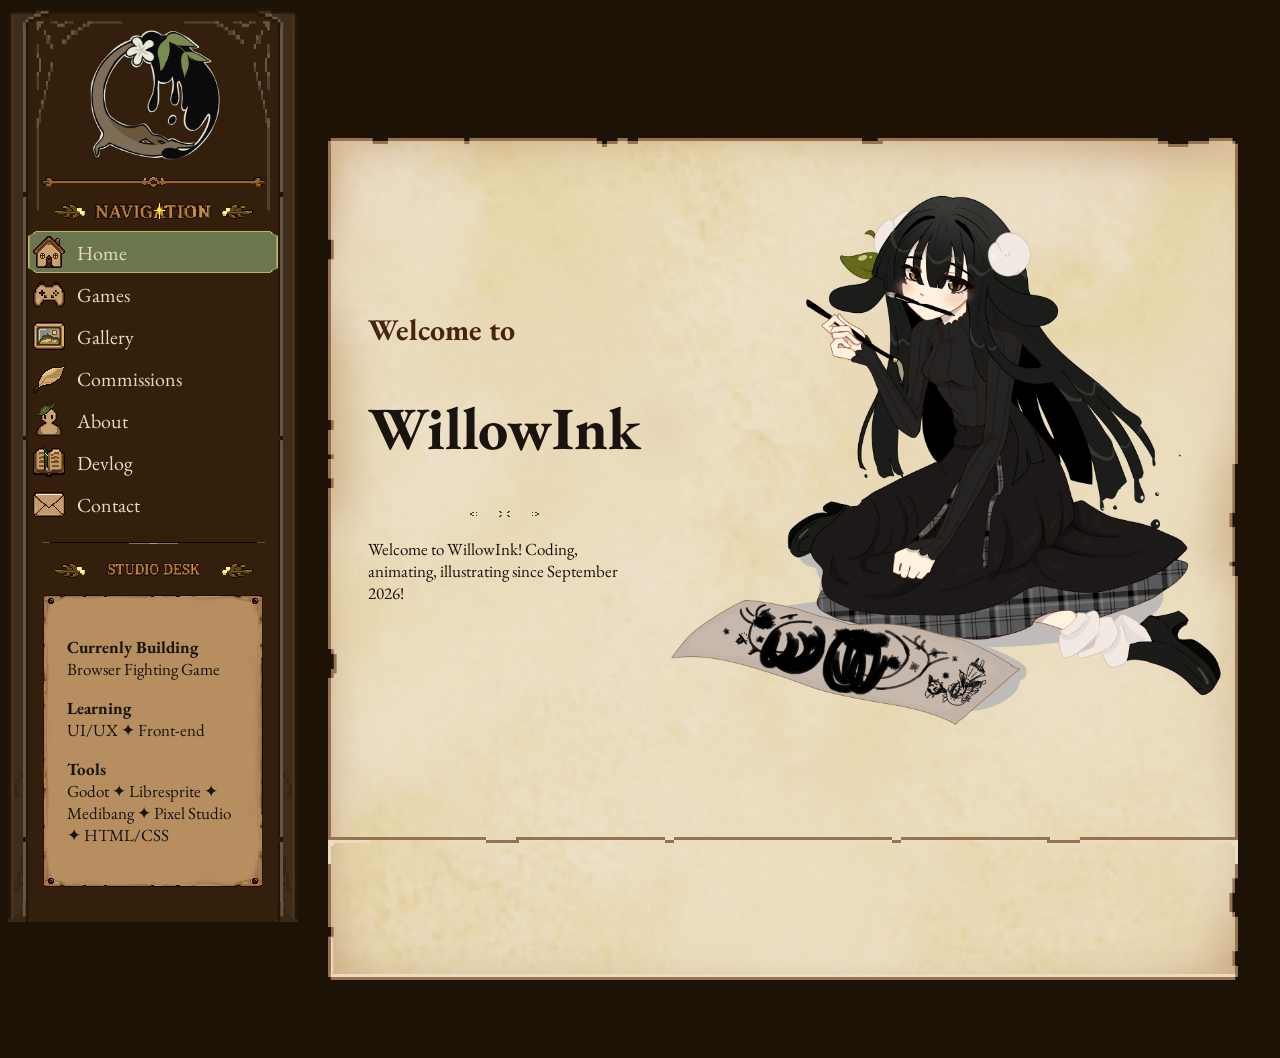
<file: index.html>
<!DOCTYPE html>
<html>
<head>
    <link rel="preconnect" href="https://fonts.googleapis.com">
    <link rel="preconnect" href="https://fonts.gstatic.com" crossorigin>
    <link href="https://fonts.googleapis.com/css2?family=EB+Garamond:ital,wght@0,400..800;1,400..800&family=Tangerine:wght@400;700&display=swap" rel="stylesheet">
    <link href="https://fonts.googleapis.com/css2?family=EB+Garamond:ital,wght@0,400..800;1,400..800&display=swap" rel="stylesheet">
    <link rel="stylesheet" href="style.css">
    
</head>
<body>
  
<div class="layout">
  
  <div class="sidebar">
    
    <div class="logo">
        <img src="images/logo.PNG" alt="Willowink Studios logo">
    </div>

    <img src="images/navigation-bar.png" alt="Navigation" class="divider">
    
    <nav>
     <a href="index.html" class="current"><img src="images/icon-home.png" alt=""> Home</a>
      <a href="games.html"><img src="images/icon-games.png" alt=""> Games</a>
     <a href="gallery.html"><img src="images/icon-gallery.png" alt=""> Gallery</a>
     <a href="commissions.html"><img src="images/icon-commissions.png" alt=""> Commissions</a>
     <a href="about.html"><img src="images/icon-about.png" alt=""> About</a>
     <a href="devlog.html"><img src="images/icon-devlog.png" alt=""> Devlog</a>
     <a href="contact.html"><img src="images/icon-contact.png" alt=""> Contact</a>
  </nav>

    
  <img src="images/studio-bar.png" alt="Studio desk" class="divider">  
  <div class="studio-desk">
      <p><strong>Currenly Building</strong><br>
      Browser Fighting Game</p>

      <p><strong>Learning</strong><br>
      UI/UX ✦ Front-end</p>

      <p><strong>Tools</strong><br>
      Godot ✦ Libresprite ✦ Medibang ✦ Pixel Studio ✦ HTML/CSS</p>
  </div>
    
 </div>
    <div class="content">
      <div class="welcome">
    
          <div class="welcome-text">
              <h2>Welcome to</h2>
              <h1>WillowInk</h1>
              <img src="images/content-bar.png" alt="" class="content-bar">
              <p>Welcome to WillowInk! Coding, animating, illustrating since September 2026! </p>
          </div>
          <img src="images/willowindex.png" alt="i gotta change this I could be wayy cuter" class="welcome-salix">
      </div>
        <img src="images/content-divider.png" alt="" class="content-divider">
    </div>
</div>
                   
</body>
</html>
</file>
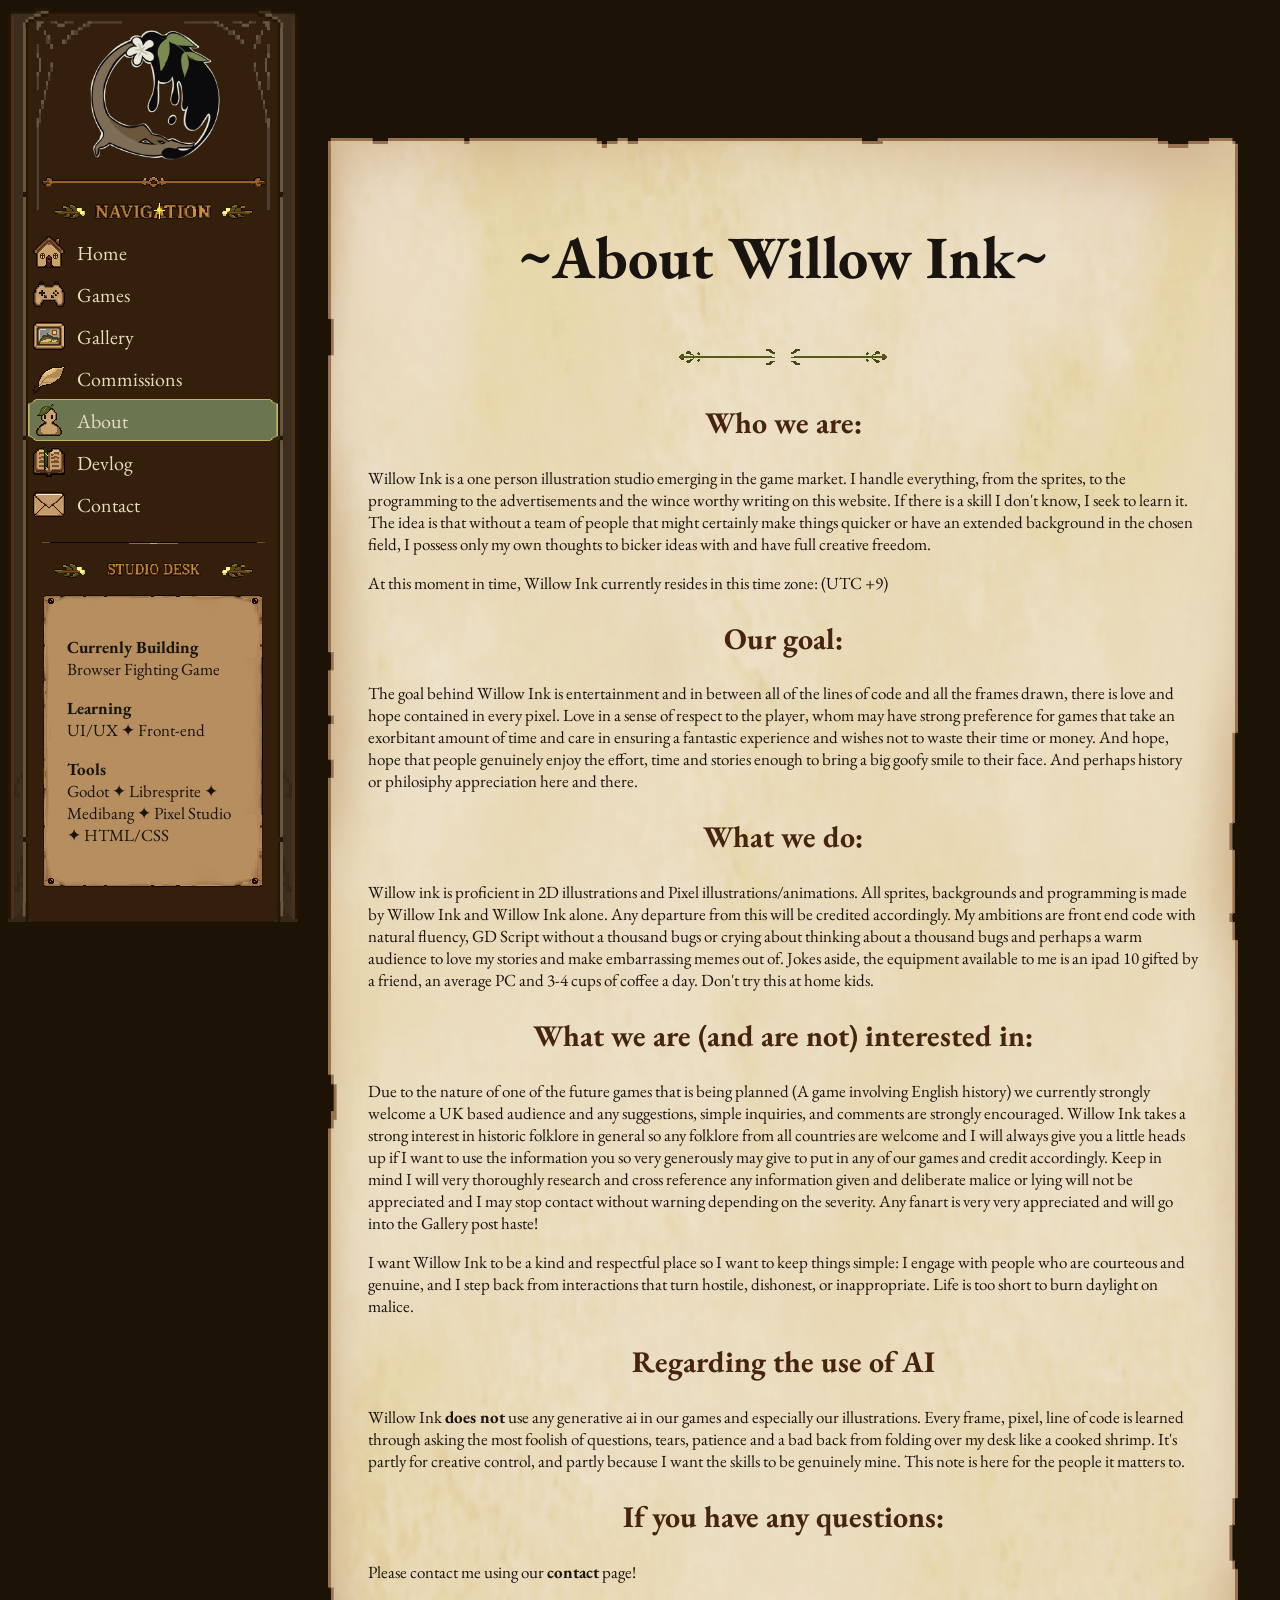
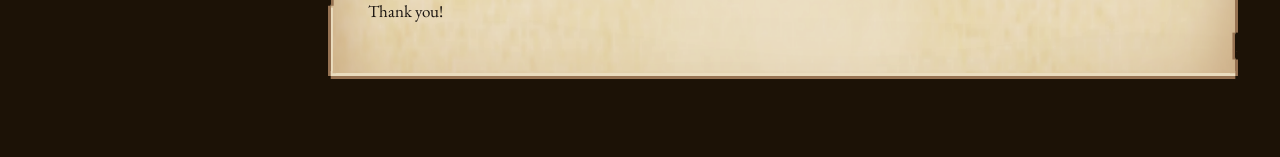
<file: about.html>
<!DOCTYPE html>
<html>
<head>
    <link rel="preconnect" href="https://fonts.googleapis.com">
    <link rel="preconnect" href="https://fonts.gstatic.com" crossorigin>
    <link href="https://fonts.googleapis.com/css2?family=EB+Garamond:ital,wght@0,400..800;1,400..800&family=Tangerine:wght@400;700&display=swap" rel="stylesheet">
    <link href="https://fonts.googleapis.com/css2?family=EB+Garamond:ital,wght@0,400..800;1,400..800&display=swap" rel="stylesheet">
    <link rel="stylesheet" href="style.css">
</head>
<body>
  
<div class="layout">
  
  <div class="sidebar">
    
    <div class="logo">
        <img src="images/logo.PNG" alt="Willowink Studios logo">
    </div>

    <img src="images/navigation-bar.png" alt="Navigation" class="divider">
    
    <nav>
     <a href="index.html"><img src="images/icon-home.png" alt=""> Home</a>
      <a href="games.html"><img src="images/icon-games.png" alt=""> Games</a>
     <a href="gallery.html"><img src="images/icon-gallery.png" alt=""> Gallery</a>
     <a href="commissions.html"><img src="images/icon-commissions.png" alt=""> Commissions</a>
     <a href="about.html"class="current"><img src="images/icon-about.png" alt=""> About</a>
     <a href="devlog.html"><img src="images/icon-devlog.png" alt=""> Devlog</a>
     <a href="contact.html"><img src="images/icon-contact.png" alt=""> Contact</a>
  </nav>

    
  <img src="images/studio-bar.png" alt="Studio desk" class="divider">  
  <div class="studio-desk">
      <p><strong>Currenly Building</strong><br>
      Browser Fighting Game</p>

      <p><strong>Learning</strong><br>
      UI/UX ✦ Front-end</p>

      <p><strong>Tools</strong><br>
      Godot ✦ Libresprite ✦ Medibang ✦ Pixel Studio ✦ HTML/CSS</p>
  </div>
    
 </div>

  <div class="content">
  <h1>~About Willow Ink~</h1>
  <img src="images/content-bar.png" alt="" class="content-bar">
    <h2>Who we are:</h2>
    <p>Willow Ink is a one person illustration studio emerging in the game market. I handle everything, from the sprites, to the programming to the advertisements and the wince worthy writing on this website. If there is a skill I don't know, I seek to learn it. The idea is that without a team of people that might certainly make things quicker or have an extended background in the chosen field, I possess only my own thoughts to bicker ideas with and have full creative freedom.</p>
    <p>At this moment in time, Willow Ink currently resides in this time zone: (UTC +9)</p>
    <h2>Our goal:</h2>
    <p>The goal behind Willow Ink is entertainment and in between all of the lines of code and all the frames drawn, there is love and hope contained in every pixel. Love in a sense of respect to the player, whom may have strong preference for games that take an exorbitant amount of time and care in ensuring a fantastic experience and wishes not to waste their time or money. And hope, hope that people genuinely enjoy the effort, time and stories enough to bring a big goofy smile to their face. And perhaps history or philosiphy appreciation here and there.</p>
    <h2>What we do:</h2>
    <p>Willow ink is proficient in 2D illustrations and Pixel illustrations/animations. All sprites, backgrounds and programming is made by Willow Ink and Willow Ink alone. Any departure from this will be credited accordingly. My ambitions are front end code with natural fluency, GD Script without a thousand bugs or crying about thinking about a thousand bugs and perhaps a warm audience to love my stories and make embarrassing memes out of. Jokes aside, the equipment available to me is an ipad 10 gifted by a friend, an average PC and 3-4 cups of coffee a day. Don't try this at home kids.</p>
    <h2>What we are (and are not) interested in:</h2>
    <p>Due to the nature of one of the future games that is being planned (A game involving English history) we currently strongly welcome a UK based audience and any suggestions, simple inquiries, and comments are strongly encouraged. Willow Ink takes a strong interest in historic folklore in general so any folklore from all countries are welcome and I will always give you a little heads up if I want to use the information you so very generously may give to put in any of our games and credit accordingly. Keep in mind I will very thoroughly research and cross reference any information given and deliberate malice or lying will not be appreciated and I may stop contact without warning depending on the severity. Any fanart is very very appreciated and will go into the Gallery post haste!</p>
    <p>I want Willow Ink to be a kind and respectful place so I want to keep things simple: I engage with people who are courteous and genuine, and I step back from interactions that turn hostile, dishonest, or inappropriate. Life is too short to burn daylight on malice.</p>
    <h2>Regarding the use of AI</h2>
    <p>Willow Ink <b>does not</b> use any generative ai in our games and especially our illustrations. Every frame, pixel, line of code is learned through asking the most foolish of questions, tears, patience and a bad back from folding over my desk like a cooked shrimp. It's partly for creative control, and partly because I want the skills to be genuinely mine. This note is here for the people it matters to.</p>
    <h2>If you have any questions:</h2>
    <p>Please contact me using our <strong>contact</strong> page!</p>
    <p>Thank you!</p>
</file>
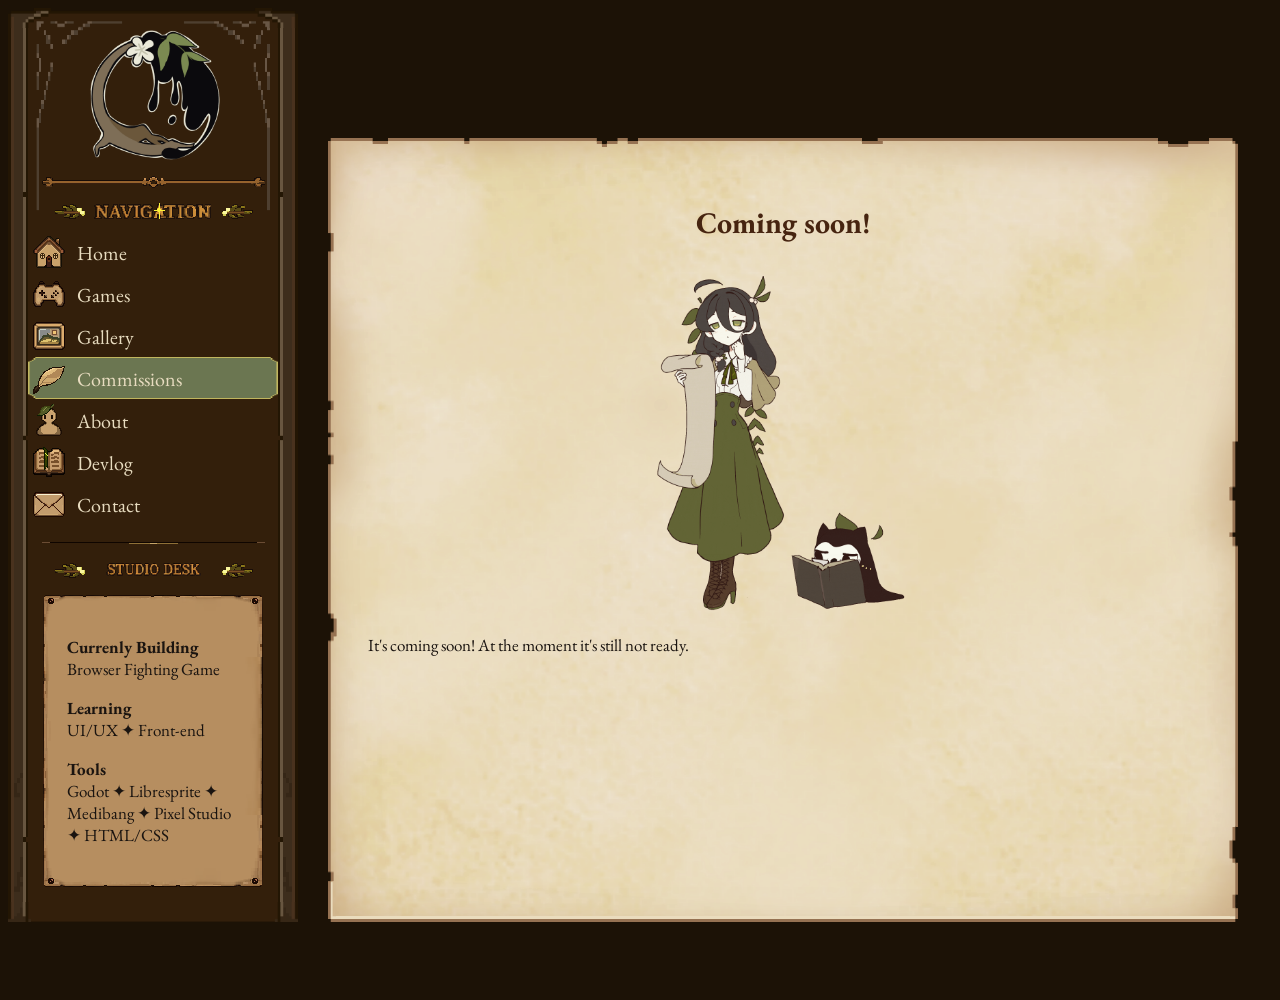
<file: commissions.html>
<!DOCTYPE html>
<html>
<head>
    <link rel="preconnect" href="https://fonts.googleapis.com">
    <link rel="preconnect" href="https://fonts.gstatic.com" crossorigin>
    <link href="https://fonts.googleapis.com/css2?family=EB+Garamond:ital,wght@0,400..800;1,400..800&family=Tangerine:wght@400;700&display=swap" rel="stylesheet">
    <link href="https://fonts.googleapis.com/css2?family=EB+Garamond:ital,wght@0,400..800;1,400..800&display=swap" rel="stylesheet">
    <link rel="stylesheet" href="style.css">
</head>
<body>
  
<div class="layout">
  
  <div class="sidebar">
    
    <div class="logo">
        <img src="images/logo.PNG" alt="Willowink Studios logo">
    </div>

    <img src="images/navigation-bar.png" alt="Navigation" class="divider">
    
    <nav>
     <a href="index.html"><img src="images/icon-home.png" alt=""> Home</a>
      <a href="games.html"><img src="images/icon-games.png" alt=""> Games</a>
     <a href="gallery.html"><img src="images/icon-gallery.png" alt=""> Gallery</a>
     <a href="commissions.html"class="current"><img src="images/icon-commissions.png" alt=""> Commissions</a>
     <a href="about.html"><img src="images/icon-about.png" alt=""> About</a>
     <a href="devlog.html"><img src="images/icon-devlog.png" alt=""> Devlog</a>
     <a href="contact.html"><img src="images/icon-contact.png" alt=""> Contact</a>
  </nav>

    
  <img src="images/studio-bar.png" alt="Studio desk" class="divider">  
  <div class="studio-desk">
      <p><strong>Currenly Building</strong><br>
      Browser Fighting Game</p>

      <p><strong>Learning</strong><br>
      UI/UX ✦ Front-end</p>

      <p><strong>Tools</strong><br>
      Godot ✦ Libresprite ✦ Medibang ✦ Pixel Studio ✦ HTML/CSS</p>
  </div>
    
 </div>

  <div class="content">
    <h2>Coming soon!</h2>
    <img src="images/underconstruction.GIF" alt="Salix tapping her cheek in thought" class="construction-gif">
    <p>It's coming soon! At the moment it's still not ready.</p>
</file>
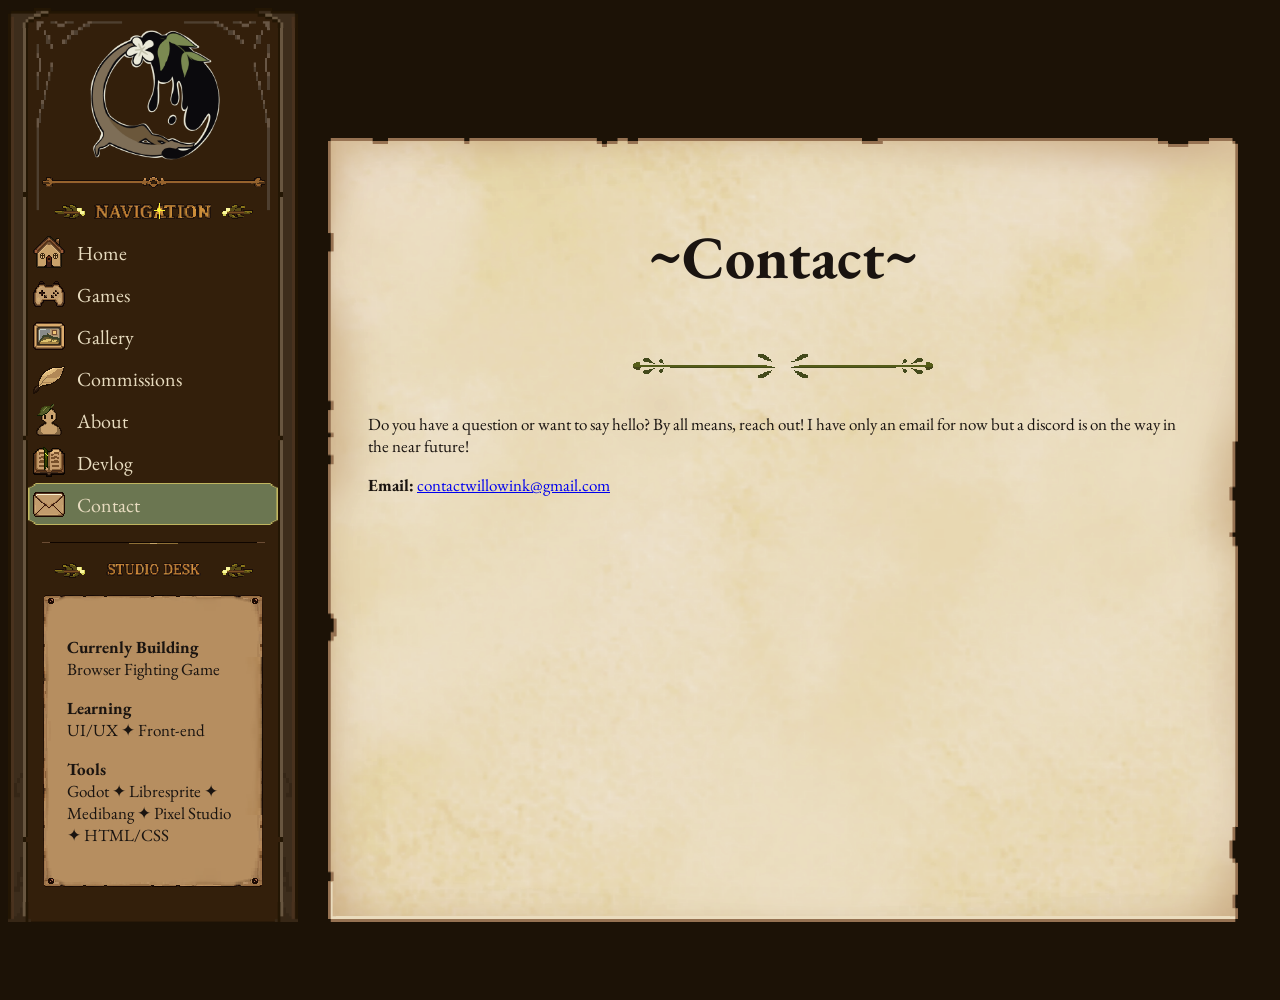
<file: contact.html>
<!DOCTYPE html>
<html>
<head>
    <link rel="preconnect" href="https://fonts.googleapis.com">
    <link rel="preconnect" href="https://fonts.gstatic.com" crossorigin>
    <link href="https://fonts.googleapis.com/css2?family=EB+Garamond:ital,wght@0,400..800;1,400..800&family=Tangerine:wght@400;700&display=swap" rel="stylesheet">
    <link href="https://fonts.googleapis.com/css2?family=EB+Garamond:ital,wght@0,400..800;1,400..800&display=swap" rel="stylesheet">
    <link rel="stylesheet" href="style.css">
</head>
<body>
  
<div class="layout">
  
  <div class="sidebar">
    
    <div class="logo">
        <img src="images/logo.PNG" alt="Willowink Studios logo">
    </div>

    <img src="images/navigation-bar.png" alt="Navigation" class="divider">
    
    <nav>
     <a href="index.html"><img src="images/icon-home.png" alt=""> Home</a>
      <a href="games.html"><img src="images/icon-games.png" alt=""> Games</a>
     <a href="gallery.html"><img src="images/icon-gallery.png" alt=""> Gallery</a>
     <a href="commissions.html"><img src="images/icon-commissions.png" alt=""> Commissions</a>
     <a href="about.html"><img src="images/icon-about.png" alt=""> About</a>
     <a href="devlog.html"><img src="images/icon-devlog.png" alt=""> Devlog</a>
     <a href="contact.html"class="current"><img src="images/icon-contact.png" alt=""> Contact</a>
  </nav>

    
  <img src="images/studio-bar.png" alt="Studio desk" class="divider">  
  <div class="studio-desk">
      <p><strong>Currenly Building</strong><br>
      Browser Fighting Game</p>

      <p><strong>Learning</strong><br>
      UI/UX ✦ Front-end</p>

      <p><strong>Tools</strong><br>
      Godot ✦ Libresprite ✦ Medibang ✦ Pixel Studio ✦ HTML/CSS</p>
  </div>
    
 </div>

  <div class="content">

    <h1>~Contact~</h1>
    <img src="images/content-bar.png" alt="" class="contnt-bar">

    <p>Do you have a question or want to say hello? By all means, reach out! I have only an email for now but a discord is on the way in the near future!</p>

    <p><strong>Email:</strong> <a href="mailto:contactwillowink@gmail.com">contactwillowink@gmail.com</a></p>
</file>
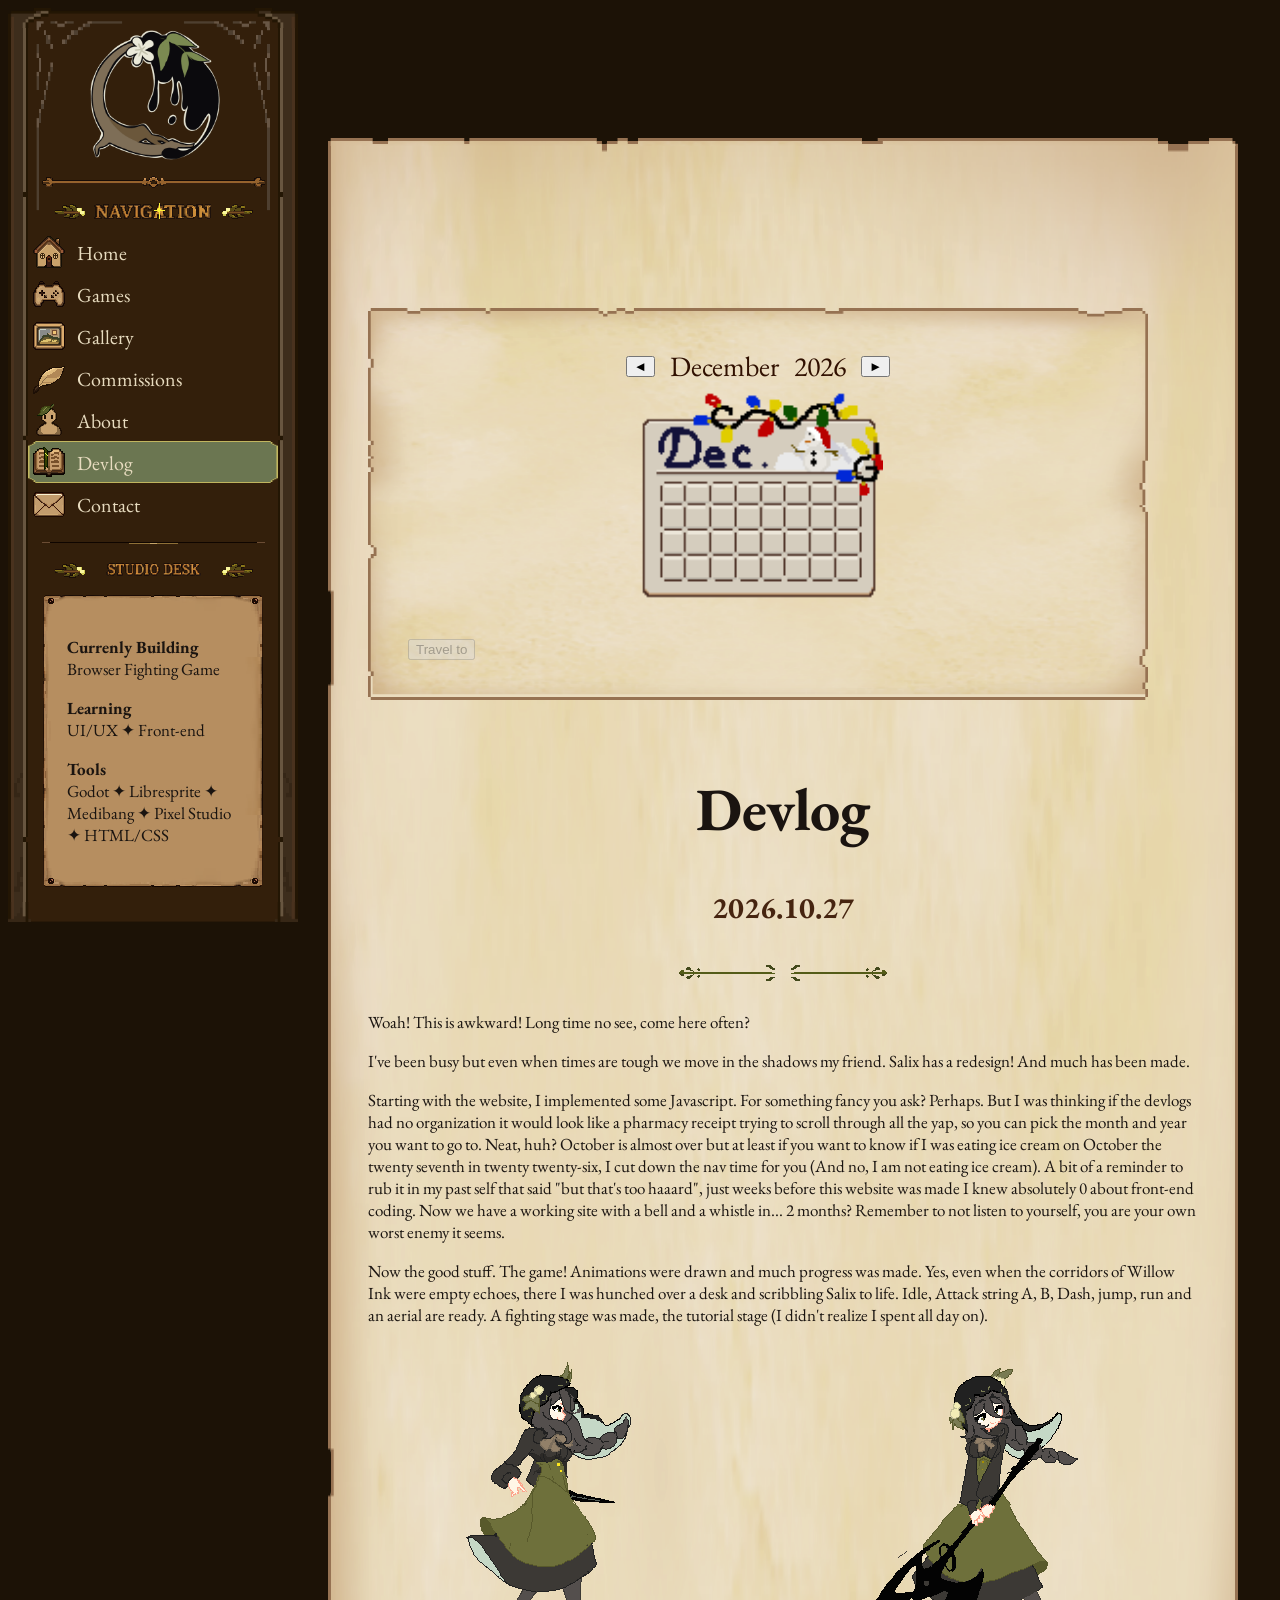
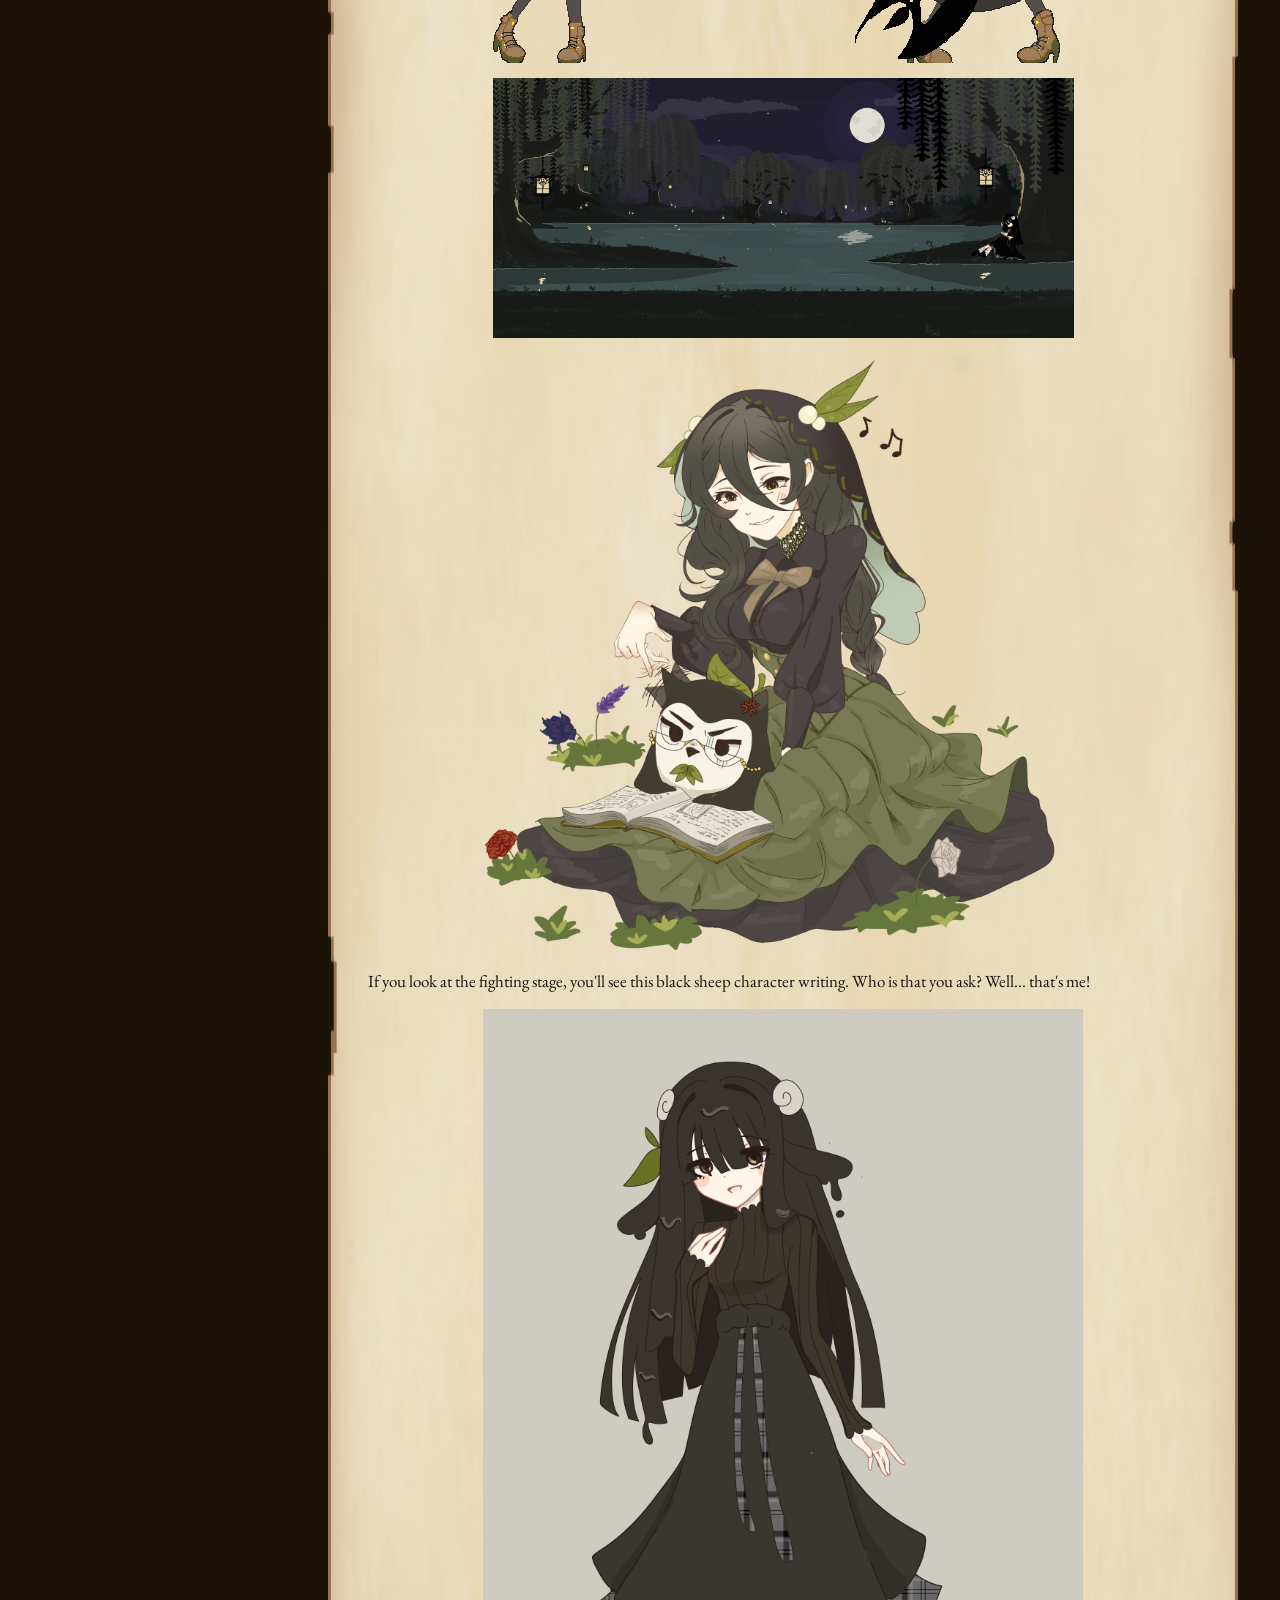
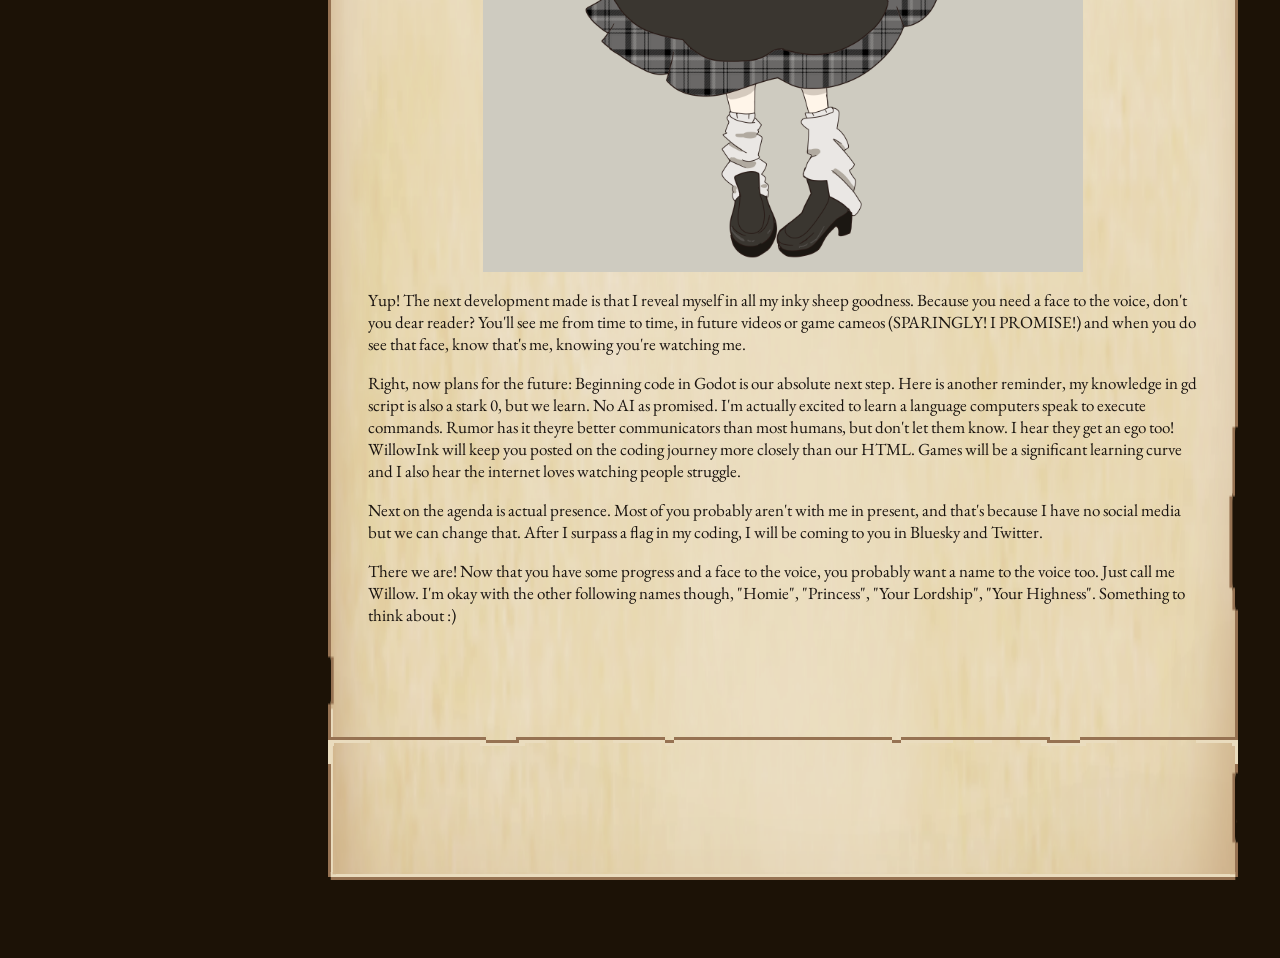
<file: devlog-2026-10.html>
<!DOCTYPE html>
<html>
<head>
    <link rel="preconnect" href="https://fonts.googleapis.com">
    <link rel="preconnect" href="https://fonts.gstatic.com" crossorigin>
    <link href="https://fonts.googleapis.com/css2?family=EB+Garamond:ital,wght@0,400..800;1,400..800&family=Tangerine:wght@400;700&display=swap" rel="stylesheet">
    <link href="https://fonts.googleapis.com/css2?family=EB+Garamond:ital,wght@0,400..800;1,400..800&display=swap" rel="stylesheet">
    <link rel="stylesheet" href="style.css">
</head>
<body>
  
<div class="layout">
  
  <div class="sidebar">
    
    <div class="logo">
        <img src="images/logo.PNG" alt="Willowink Studios logo">
    </div>

    <img src="images/navigation-bar.png" alt="Navigation" class="divider">
    
    <nav>
     <a href="index.html"><img src="images/icon-home.png" alt=""> Home</a>
      <a href="games.html"><img src="images/icon-games.png" alt=""> Games</a>
     <a href="gallery.html"><img src="images/icon-gallery.png" alt=""> Gallery</a>
     <a href="commissions.html"><img src="images/icon-commissions.png" alt=""> Commissions</a>
     <a href="about.html"><img src="images/icon-about.png" alt=""> About</a>
     <a href="devlog.html"class="current"><img src="images/icon-devlog.png" alt=""> Devlog</a>
     <a href="contact.html"><img src="images/icon-contact.png" alt=""> Contact</a>
  </nav>

    
  <img src="images/studio-bar.png" alt="Studio desk" class="divider">  
  <div class="studio-desk">
      <p><strong>Currenly Building</strong><br>
      Browser Fighting Game</p>

      <p><strong>Learning</strong><br>
      UI/UX ✦ Front-end</p>

      <p><strong>Tools</strong><br>
      Godot ✦ Libresprite ✦ Medibang ✦ Pixel Studio ✦ HTML/CSS</p>
  </div>
    
 </div>

  <div class="content">


    <div class="content">
       <div class="calender-year">
        <button id="left">◄</button>
        <span id="display">1</span>
        <span id="yeardisplay">2026</span>
        <button id="right">►</button>
       </div>
        <img id="calendarimg" src="images/calendar-1.gif" alt="Calendar">
        <button id="travel">Travel to </button>
      </div>

      <h1>Devlog</h1>
      <h2>2026.10.27</h2>
      <img src="images/content-bar.png" alt="" class="content-bar">
      <p>Woah! This is awkward! Long time no see, come here often?</p>
      <p>I've been busy but even when times are tough we move in the shadows my friend. Salix has a redesign! And much has been made.</p>
      <p>Starting with the website, I implemented some Javascript. For something fancy you ask? Perhaps. But I was thinking if the devlogs had no organization it would look like a pharmacy receipt trying to scroll through all the yap, so you can pick the month and year you want to go to. Neat, huh? October is almost over but at least if you want to know if I was eating ice cream on October the twenty seventh in twenty twenty-six, I cut down the nav time for you (And no, I am not eating ice cream). A bit of a reminder to rub it in my past self that said "but that's too haaard", just weeks before this website was made I knew absolutely 0 about front-end coding. Now we have a working site with a bell and a whistle in... 2 months? Remember to not listen to yourself, you are your own worst enemy it seems.</p>
      
      <p>Now the good stuff. The game! Animations were drawn and much progress was made. Yes, even when the corridors of Willow Ink were empty echoes, there I was hunched over a desk and scribbling Salix to life. Idle, Attack string A, B, Dash, jump, run and an aerial are ready. A fighting stage was made, the tutorial stage (I didn't realize I spent all day on).</p>
      <div class="image-row">
          <img src="images/Salix_attack_a.gif" alt="Attack A"">
          <img src="images/Salix_B.gif" alt="Attack B">
          <img src="images/tutorial_stage_pic.png" alt="Tutorial Stage">
          <img src="images/salix_and_cuthbert_reading.png" alt="Salix and cuthbert reading" class="devlog-img">
      </div>
      
      <p>If you look at the fighting stage, you'll see this black sheep character writing. Who is that you ask? Well... that's me!</p> 
              <img src="images/Willowava.png" alt="Heeeres Willow" class="devlog-img">
      <p>Yup! The next development made is that I reveal myself in all my inky sheep goodness. Because you need a face to the voice, don't you dear reader? You'll see me from time to time, in future videos or game cameos (SPARINGLY! I PROMISE!) and when you do see that face, know that's me, knowing you're watching me.</p>
      <p>Right, now plans for the future: Beginning code in Godot is our absolute next step. Here is another reminder, my knowledge in gd script is also a stark 0, but we learn. No AI as promised. I'm actually excited to learn a language computers speak to execute commands. Rumor has it theyre better communicators than most humans, but don't let them know. I hear they get an ego too! WillowInk will keep you posted on the coding journey more closely than our HTML. Games will be a significant learning curve and I also hear the internet loves watching people struggle.</p>
      <p>Next on the agenda is actual presence. Most of you probably aren't with me in present, and that's because I have no social media but we can change that. After I surpass a flag in my coding, I will be coming to you in Bluesky and Twitter.</p>
      <p>There we are! Now that you have some progress and a face to the voice, you probably want a name to the voice too. Just call me Willow. I'm okay with the other following names though, "Homie", "Princess", "Your Lordship", "Your Highness". Something to think about :)</p>
      <img src="images/content-divider.png" alt="" class="content-divider">
        </div>
</div>
    <script src="calendar.js"></script>
</body>
</html>
</file>
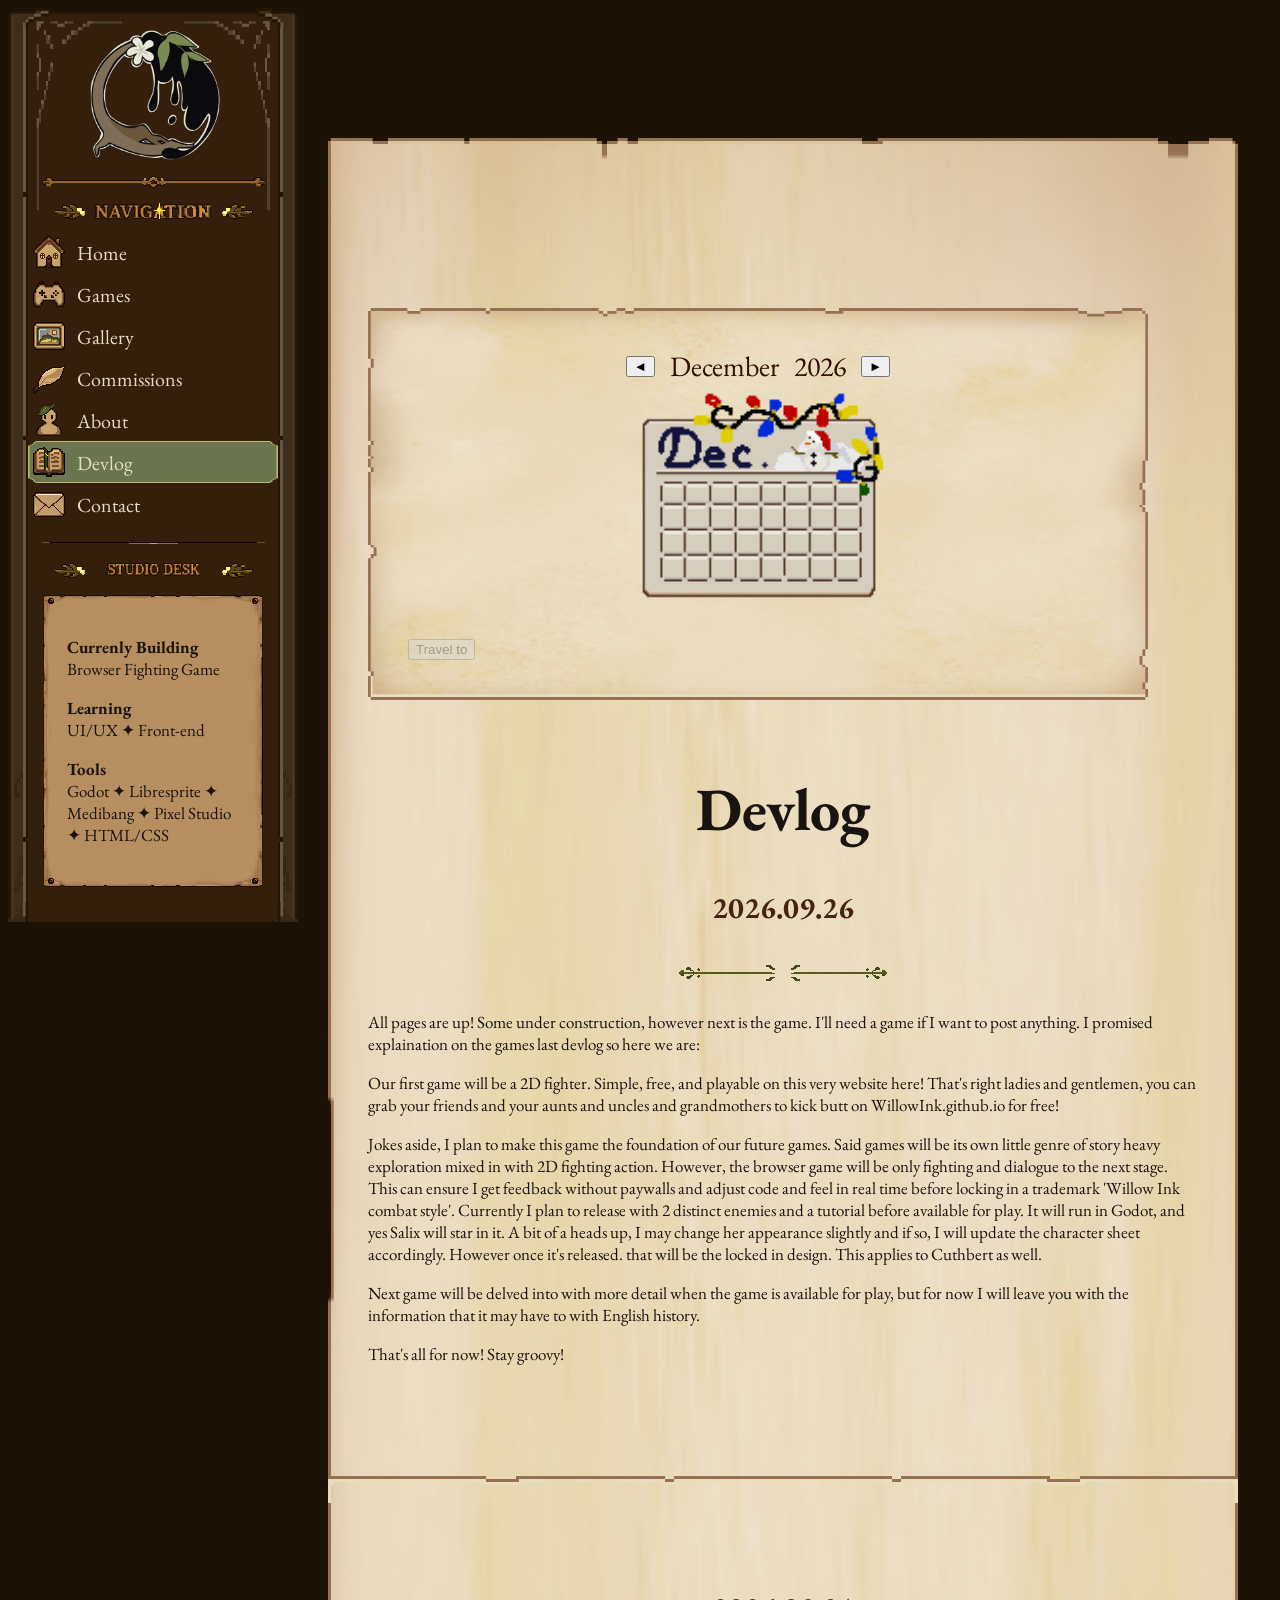
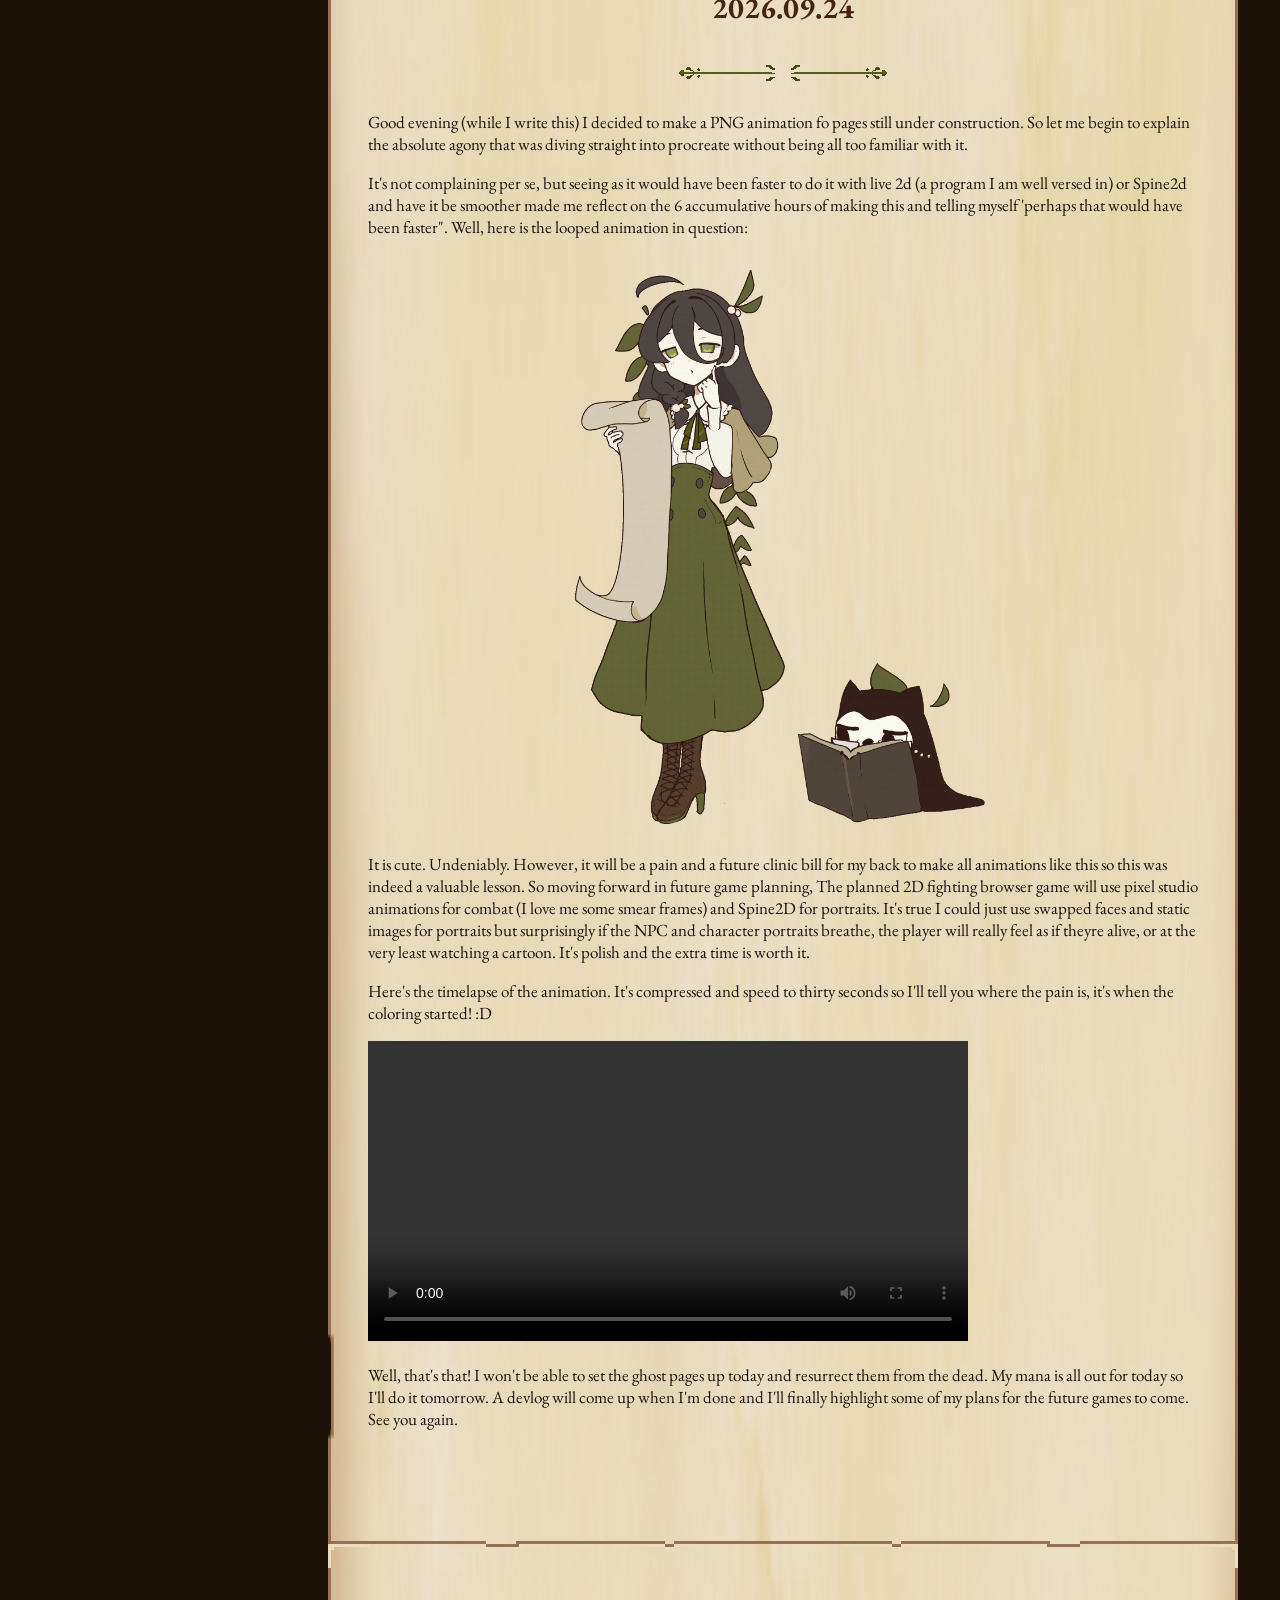
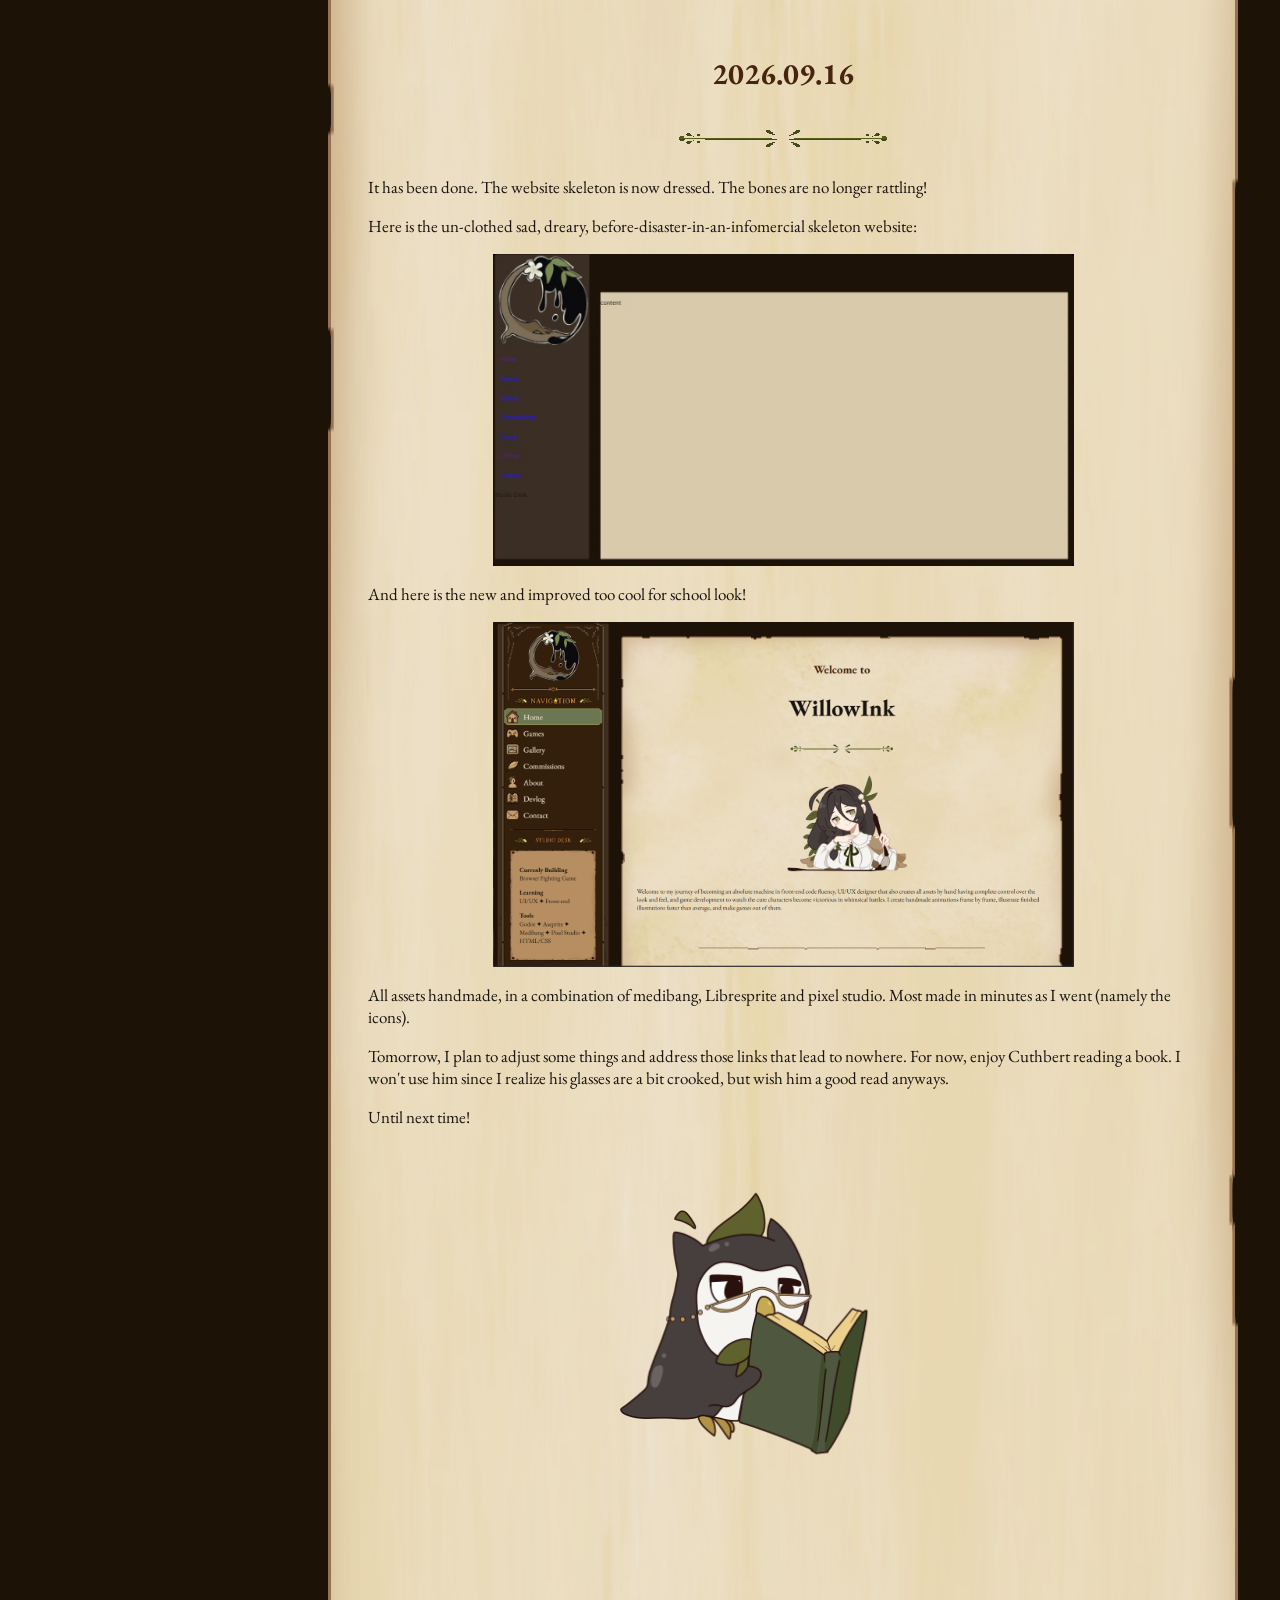
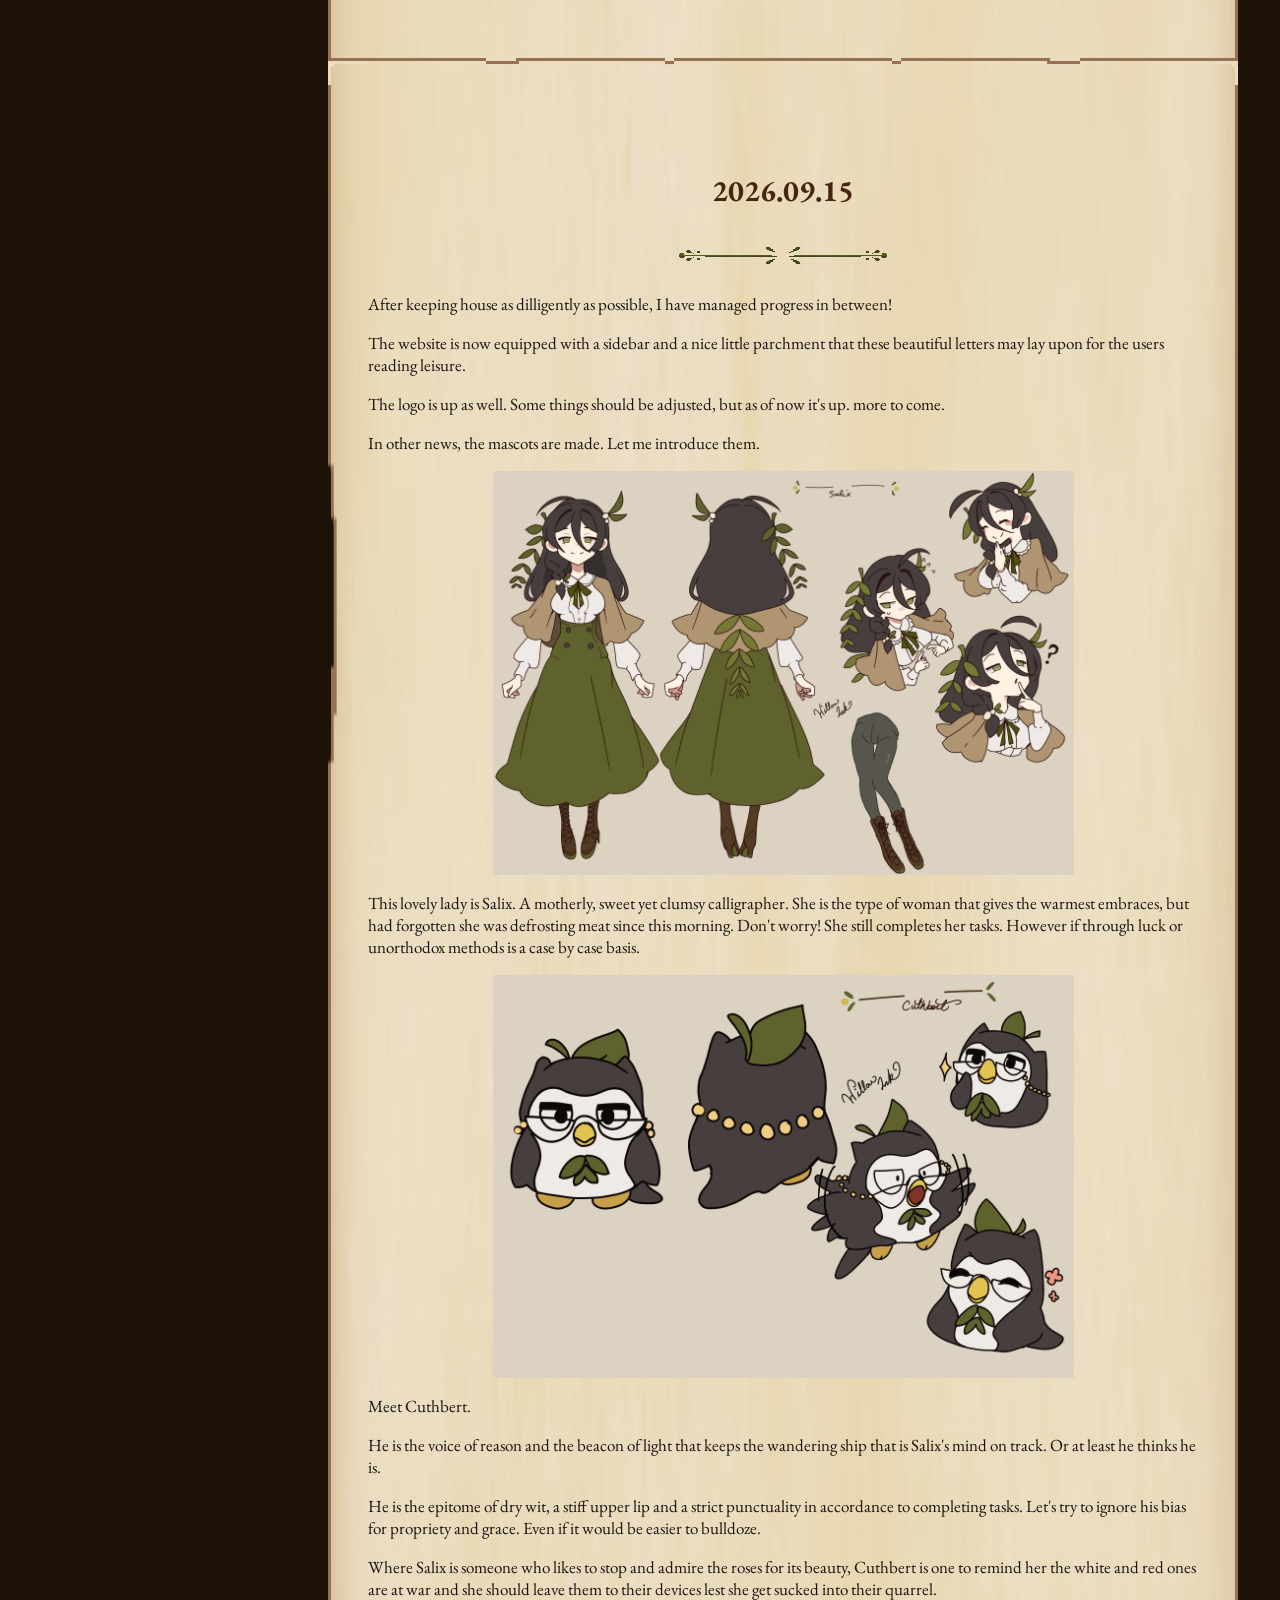
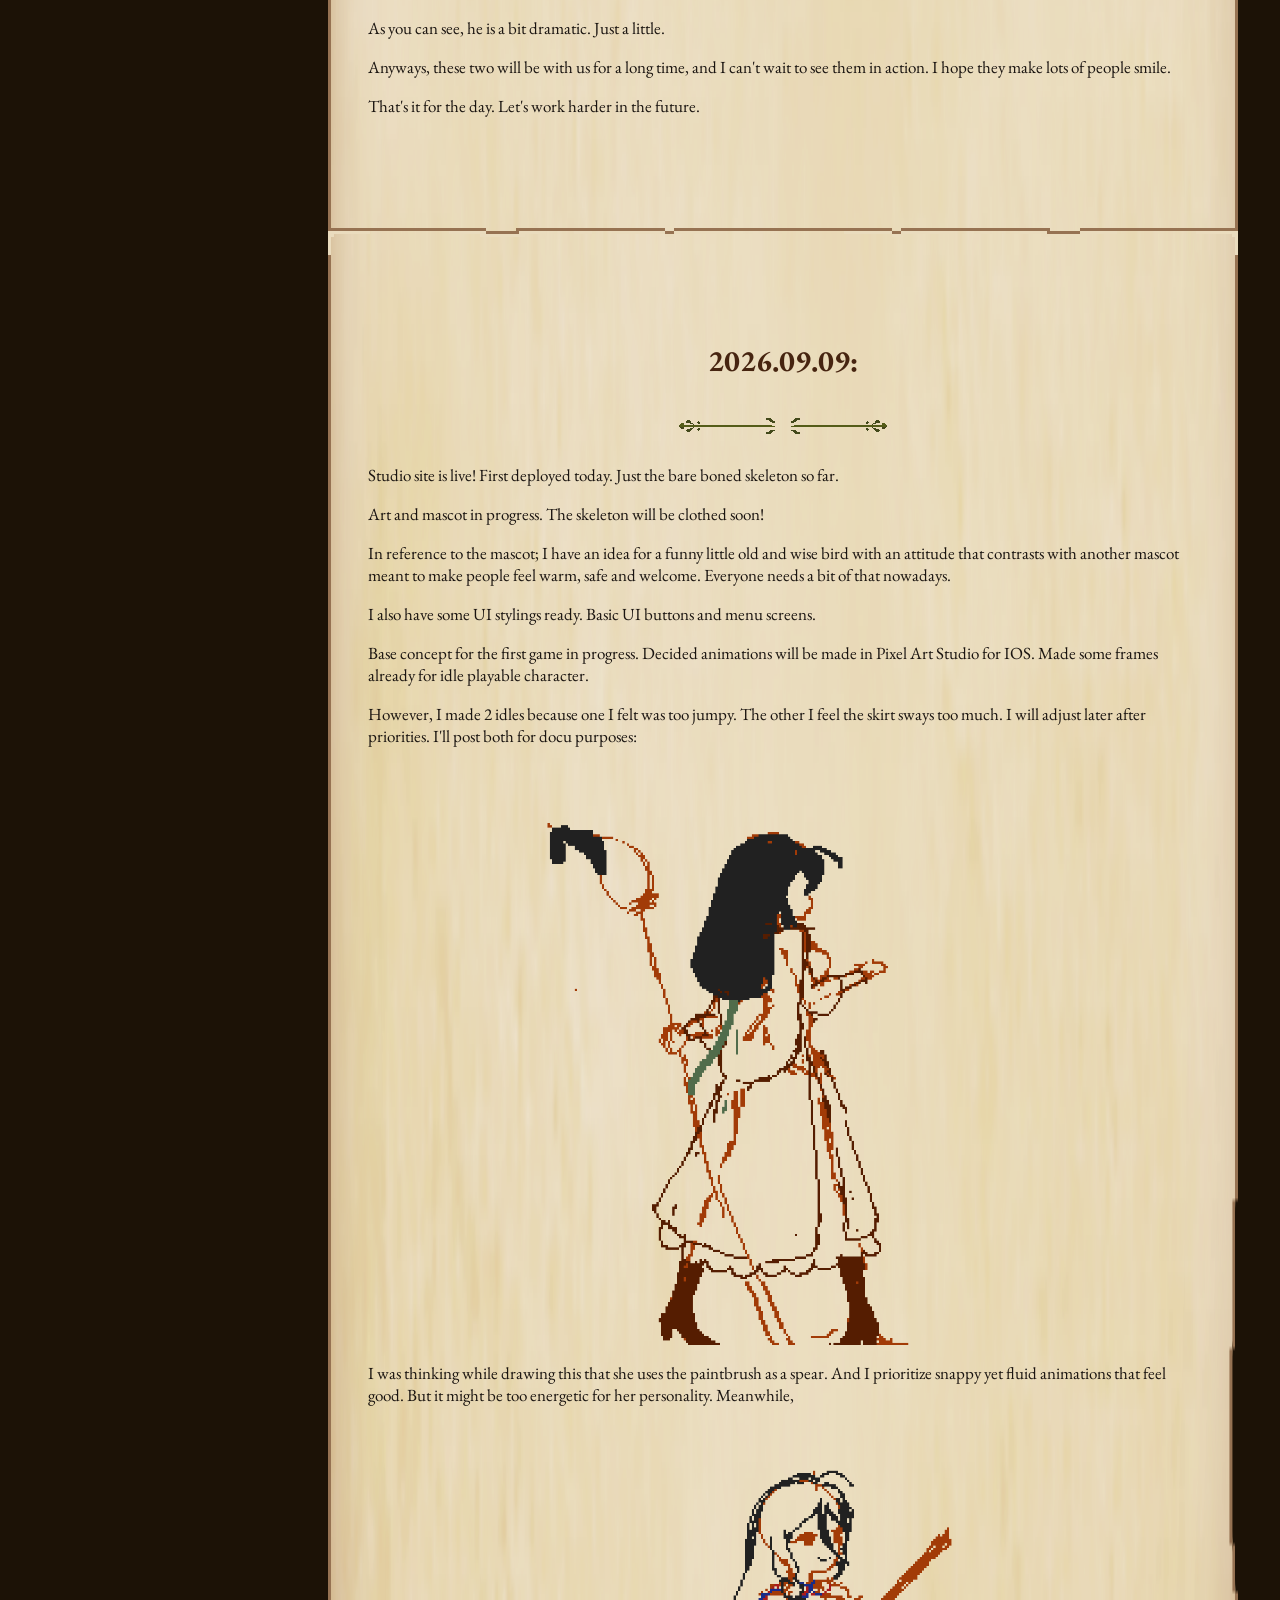
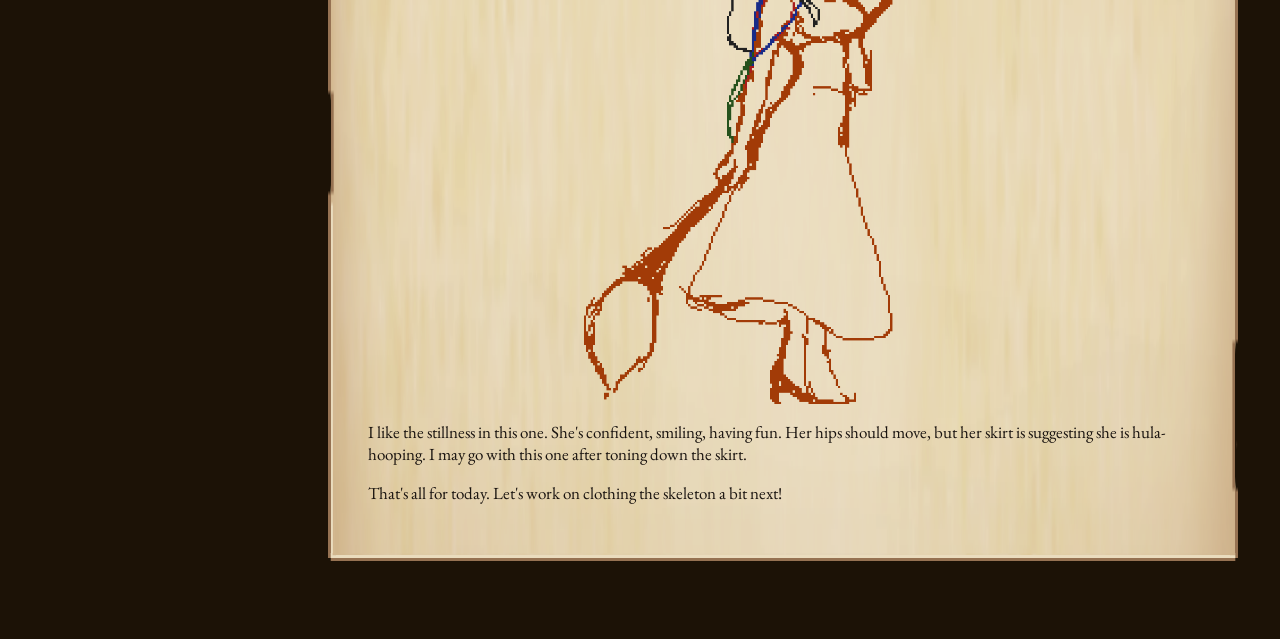
<file: devlog-2026-9.html>
<!DOCTYPE html>
<html>
<head>
    <link rel="preconnect" href="https://fonts.googleapis.com">
    <link rel="preconnect" href="https://fonts.gstatic.com" crossorigin>
    <link href="https://fonts.googleapis.com/css2?family=EB+Garamond:ital,wght@0,400..800;1,400..800&family=Tangerine:wght@400;700&display=swap" rel="stylesheet">
    <link href="https://fonts.googleapis.com/css2?family=EB+Garamond:ital,wght@0,400..800;1,400..800&display=swap" rel="stylesheet">
    <link rel="stylesheet" href="style.css">
</head>
<body>
  
<div class="layout">
  
  <div class="sidebar">
    
    <div class="logo">
        <img src="images/logo.PNG" alt="Willowink Studios logo">
    </div>

    <img src="images/navigation-bar.png" alt="Navigation" class="divider">
    
    <nav>
     <a href="index.html"><img src="images/icon-home.png" alt=""> Home</a>
      <a href="games.html"><img src="images/icon-games.png" alt=""> Games</a>
     <a href="gallery.html"><img src="images/icon-gallery.png" alt=""> Gallery</a>
     <a href="commissions.html"><img src="images/icon-commissions.png" alt=""> Commissions</a>
     <a href="about.html"><img src="images/icon-about.png" alt=""> About</a>
     <a href="devlog.html"class="current"><img src="images/icon-devlog.png" alt=""> Devlog</a>
     <a href="contact.html"><img src="images/icon-contact.png" alt=""> Contact</a>
  </nav>

    
  <img src="images/studio-bar.png" alt="Studio desk" class="divider">  
  <div class="studio-desk">
      <p><strong>Currenly Building</strong><br>
      Browser Fighting Game</p>

      <p><strong>Learning</strong><br>
      UI/UX ✦ Front-end</p>

      <p><strong>Tools</strong><br>
      Godot ✦ Libresprite ✦ Medibang ✦ Pixel Studio ✦ HTML/CSS</p>
  </div>
    
 </div>

  <div class="content">


    <div class="content">
       <div class="calender-year">
        <button id="left">◄</button>
        <span id="display">1</span>
        <span id="yeardisplay">2026</span>
        <button id="right">►</button>
       </div>
        <img id="calendarimg" src="images/calendar-1.gif" alt="Calendar">
        <button id="travel">Travel to </button>
      </div>

      <h1>Devlog</h1>

      <h2>2026.09.26</h2>
      <img src="images/content-bar.png" alt="" class="content-bar">
      <p>All pages are up! Some under construction, however next is the game. I'll need a game if I want to post anything. I promised explaination on the games last devlog so here we are:</P>
      <p>Our first game will be a 2D fighter. Simple, free, and playable on this very website here! That's right ladies and gentlemen, you can grab your friends and your aunts and uncles and grandmothers to kick butt on WillowInk.github.io for free!</p>
      <p>Jokes aside, I plan to make this game the foundation of our future games. Said games will be its own little genre of story heavy exploration mixed in with 2D fighting action. However, the browser game will be only fighting and dialogue to the next stage. This can ensure I get feedback without paywalls and adjust code and feel in real time before locking in a trademark 'Willow Ink combat style'. Currently I plan to release with 2 distinct enemies and a tutorial before available for play. It will run in Godot, and yes Salix will star in it. A bit of a heads up, I may change her appearance slightly and if so, I will update the character sheet accordingly. However once it's released. that will be the locked in design. This applies to Cuthbert as well.</p>
      <p>Next game will be delved into with more detail when the game is available for play, but for now I will leave you with the information that it may have to with English history.</p>
      <p>That's all for now! Stay groovy!</p>
      <img src="images/content-divider.png" alt="" class="content-divider">

      <h2>2026.09.24</h2>
      <img src="images/content-bar.png" alt="" class="content-bar">
      <p>Good evening (while I write this) I decided to make a PNG animation fo pages still under construction. So let me begin to explain the absolute agony that was diving straight into procreate without being all too familiar with it.</p>
      <p>It's not complaining per se, but seeing as it would have been faster to do it with live 2d (a program I am well versed in) or Spine2d and have it be smoother made me reflect on the 6 accumulative hours of making this and telling myself 'perhaps that would have been faster". Well, here is the looped animation in question:</p>
      <img src="images/underconstruction.GIF" alt="I also tap my cheek like this in person when Im thinking really hard it's true">
      <p>It is cute. Undeniably. However, it will be a pain and a future clinic bill for my back to make all animations like this so this was indeed a valuable lesson. So moving forward in future game planning, The planned 2D fighting browser game will use pixel studio animations for combat (I love me some smear frames) and Spine2D for portraits. It's true I could just use swapped faces and static images for portraits but surprisingly if the NPC and character portraits breathe, the player will really feel as if theyre alive, or at the very least watching a cartoon. It's polish and the extra time is worth it.</p>
      <p>Here's the timelapse of the animation. It's compressed and speed to thirty seconds so I'll tell you where the pain is, it's when the coloring started! :D</p>
      <video src="images/underconstructiontimelapse (1).mp4" controls width="600"></video>
      <p>Well, that's that! I won't be able to set the ghost pages up today and resurrect them from the dead. My mana is all out for today so I'll do it tomorrow. A devlog will come up when I'm done and I'll finally highlight some of my plans for the future games to come. See you again.</p>
      <img src="images/content-divider.png" alt="" class="content-divider">
      
      <h2>2026.09.16</h2>
      <img src="images/content-bar.png" alt="" class="content-bar">
      <p>It has been done. The website skeleton is now dressed. The bones are no longer rattling!</p>
      <p>Here is the un-clothed sad, dreary, before-disaster-in-an-infomercial skeleton website:</p>

      <img src="images/website-before-0917.png" alt="don't look, it's naked.">

      <p>And here is the new and improved too cool for school look!</p>

      <img src="images/website-after-0917.png" alt="woah so cool.">

      <p>All assets handmade, in a combination of medibang, Libresprite and pixel studio. Most made in minutes as I went (namely the icons).</p>

      <p>Tomorrow, I plan to adjust some things and address those links that lead to nowhere. For now, enjoy Cuthbert reading a book. I won't use him since I realize his glasses are a bit crooked, but wish him a good read anyways.</p>
      <p>Until next time!</p>

      <img src="images/indexcuthbert.PNG" alt="Cuthbert reading">
      <img src="images/content-divider.png" alt="" class="content-divider">

      <h2>2026.09.15</h2>
      <img src="images/content-bar.png" alt="" class="content-bar">
      <p>After keeping house as dilligently as possible, I have managed progress in between!</p>
      <p>The website is now equipped with a sidebar and a nice little parchment that these beautiful letters may lay upon for the users reading leisure.</p>
      <p>The logo is up as well. Some things should be adjusted, but as of now it's up. more to come.</p>
      <p>In other news, the mascots are made. Let me introduce them.</p>
      
      <img src="images/salixref.png" alt="Salix character sheet reference.">

      <p>This lovely lady is Salix. A motherly, sweet yet clumsy calligrapher. She is the type of woman that gives the warmest embraces, but had forgotten she was defrosting meat since this morning. Don't worry! She still completes her tasks. However if through luck or unorthodox methods is a case by case basis.</p>

      <img src="images/cuthbertref.png" alt="Cuthbert character sheet reference.">

      <p>Meet Cuthbert.</p>
      <p>He is the voice of reason and the beacon of light that keeps the wandering ship that is Salix's mind on track. Or at least he thinks he is.</p>
      <p>He is the epitome of dry wit, a stiff upper lip and a strict punctuality in accordance to completing tasks. Let's try to ignore his bias for propriety and grace. Even if it would be easier to bulldoze.</p>

      <p>Where Salix is someone who likes to stop and admire the roses for its beauty, Cuthbert is one to remind her the white and red ones are at war and she should leave them to their devices lest she get sucked into their quarrel.</p>
      <p>As you can see, he is a bit dramatic. Just a little.</p>
      <p>Anyways, these two will be with us for a long time, and I can't wait to see them in action. I hope they make lots of people smile.</p>
      <p>That's it for the day. Let's work harder in the future.</p>

      <img src="images/content-divider.png" alt="" class="content-divider">
    
      <h2>2026.09.09:</h2>
      <img src="images/content-bar.png" alt="" class="content-bar">
      <p>Studio site is live! First deployed today. Just the bare boned skeleton so far.</p>
      <p>Art and mascot in progress. The skeleton will be clothed soon!</p>
      <p>In reference to the mascot; I have an idea for a funny little old and wise bird with an attitude that contrasts with another mascot meant to make people feel warm, safe and welcome. Everyone needs a bit of that nowadays.</p>
      <p>I also have some UI stylings ready. Basic UI buttons and menu screens.</p>
      <p>Base concept for the first game in progress. Decided animations will be made in Pixel Art Studio for IOS. Made some frames already for idle playable character.</p>
      <p>However, I made 2 idles because one I felt was too jumpy. The other I feel the skirt sways too much. I will adjust later after priorities. I'll post both for docu purposes:</p>
      
      <img src="images/IdleSa-v1.gif" alt="The one that's too jumpy.">
      <p>I was thinking while drawing this that she uses the paintbrush as a spear. And I prioritize snappy yet fluid animations that feel good. But it might be too energetic for her personality. Meanwhile,</p>
    
      <img src="images/Salix_idle_v2.gif" alt="The one with the skirt that moves too much.">
      <p>I like the stillness in this one. She's confident, smiling, having fun. Her hips should move, but her skirt is suggesting she is hula-hooping. I may go with this one after toning down the skirt.</p>
    
      <p>That's all for today. Let's work on clothing the skeleton a bit next!</p>
  </div>
</div>
    <script src="calendar.js"></script>
</body>
</html>
</file>
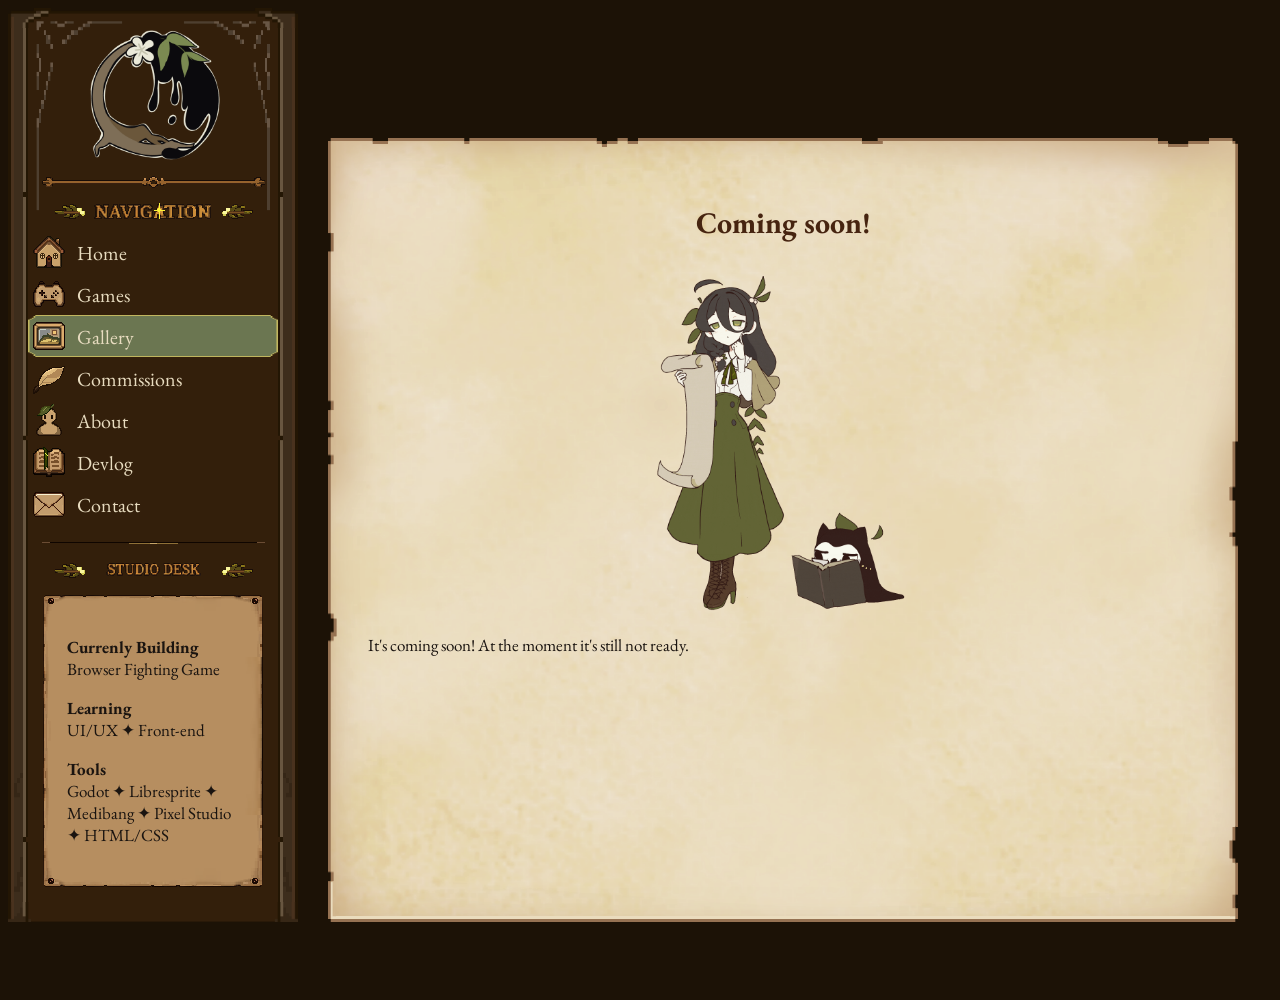
<file: gallery.html>
<!DOCTYPE html>
<html>
<head>
    <link rel="preconnect" href="https://fonts.googleapis.com">
    <link rel="preconnect" href="https://fonts.gstatic.com" crossorigin>
    <link href="https://fonts.googleapis.com/css2?family=EB+Garamond:ital,wght@0,400..800;1,400..800&family=Tangerine:wght@400;700&display=swap" rel="stylesheet">
    <link href="https://fonts.googleapis.com/css2?family=EB+Garamond:ital,wght@0,400..800;1,400..800&display=swap" rel="stylesheet">
    <link rel="stylesheet" href="style.css">
</head>
<body>
  
<div class="layout">
  
  <div class="sidebar">
    
    <div class="logo">
        <img src="images/logo.PNG" alt="Willowink Studios logo">
    </div>

    <img src="images/navigation-bar.png" alt="Navigation" class="divider">
    
    <nav>
     <a href="index.html"><img src="images/icon-home.png" alt=""> Home</a>
      <a href="games.html"><img src="images/icon-games.png" alt=""> Games</a>
     <a href="gallery.html"class="current"><img src="images/icon-gallery.png" alt=""> Gallery</a>
     <a href="commissions.html"><img src="images/icon-commissions.png" alt=""> Commissions</a>
     <a href="about.html"><img src="images/icon-about.png" alt=""> About</a>
     <a href="devlog.html"><img src="images/icon-devlog.png" alt=""> Devlog</a>
     <a href="contact.html"><img src="images/icon-contact.png" alt=""> Contact</a>
  </nav>

    
  <img src="images/studio-bar.png" alt="Studio desk" class="divider">  
  <div class="studio-desk">
      <p><strong>Currenly Building</strong><br>
      Browser Fighting Game</p>

      <p><strong>Learning</strong><br>
      UI/UX ✦ Front-end</p>

      <p><strong>Tools</strong><br>
      Godot ✦ Libresprite ✦ Medibang ✦ Pixel Studio ✦ HTML/CSS</p>
  </div>
    
 </div>

  <div class="content">
    <h2>Coming soon!</h2>
    <img src="images/underconstruction.GIF" alt="Salix tapping her cheek in thought" class="construction-gif">
    <p>It's coming soon! At the moment it's still not ready.</p>
</file>
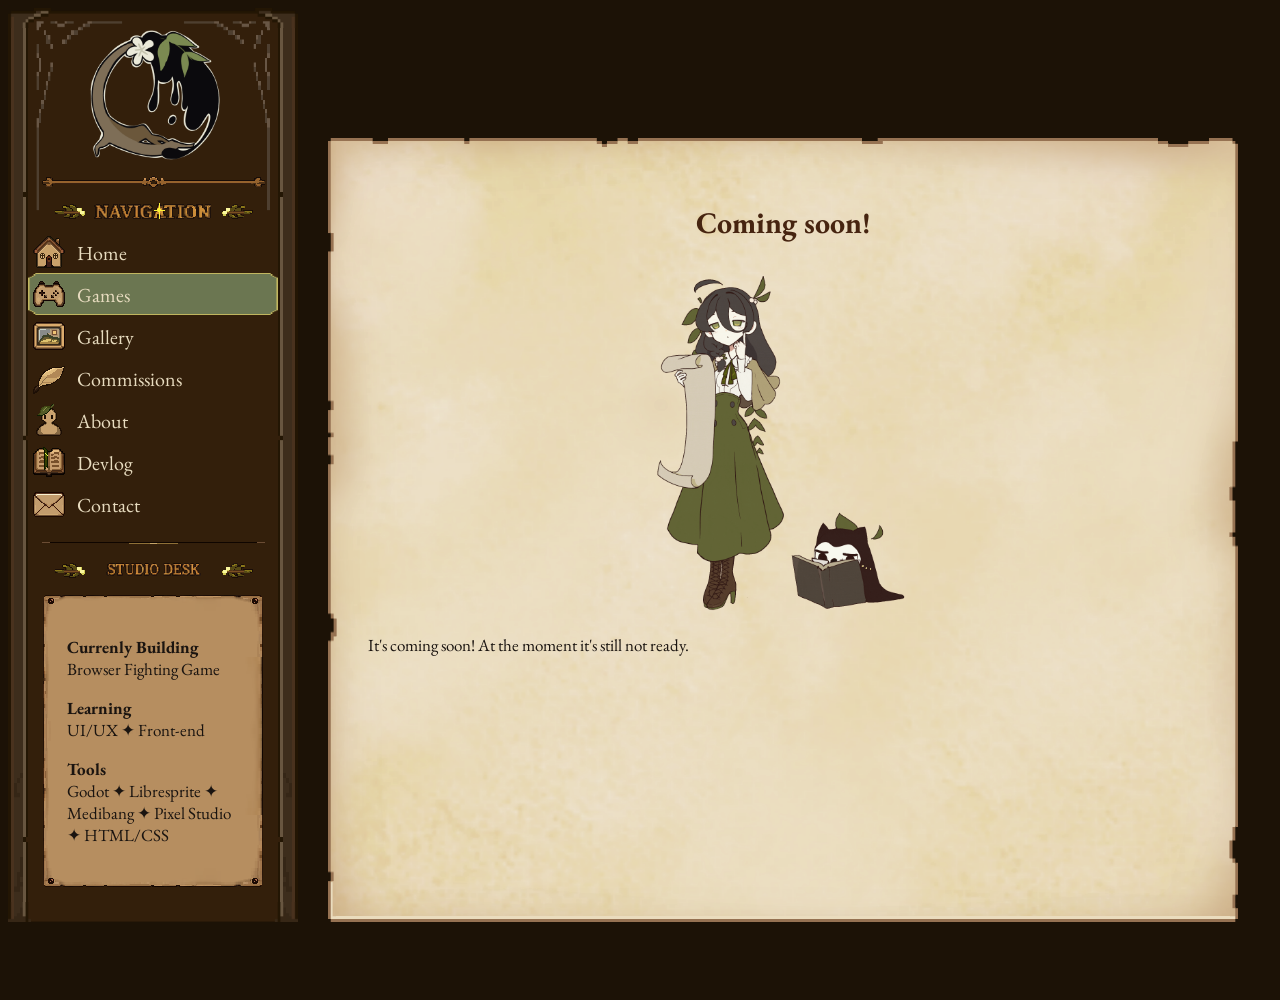
<file: games.html>
<!DOCTYPE html>
<html>
<head>
    <link rel="preconnect" href="https://fonts.googleapis.com">
    <link rel="preconnect" href="https://fonts.gstatic.com" crossorigin>
    <link href="https://fonts.googleapis.com/css2?family=EB+Garamond:ital,wght@0,400..800;1,400..800&family=Tangerine:wght@400;700&display=swap" rel="stylesheet">
    <link href="https://fonts.googleapis.com/css2?family=EB+Garamond:ital,wght@0,400..800;1,400..800&display=swap" rel="stylesheet">
    <link rel="stylesheet" href="style.css">
</head>
<body>
  
<div class="layout">
  
  <div class="sidebar">
    
    <div class="logo">
        <img src="images/logo.PNG" alt="Willowink Studios logo">
    </div>

    <img src="images/navigation-bar.png" alt="Navigation" class="divider">
    
    <nav>
     <a href="index.html"><img src="images/icon-home.png" alt=""> Home</a>
      <a href="games.html"class="current"><img src="images/icon-games.png" alt=""> Games</a>
     <a href="gallery.html"><img src="images/icon-gallery.png" alt=""> Gallery</a>
     <a href="commissions.html"><img src="images/icon-commissions.png" alt=""> Commissions</a>
     <a href="about.html"><img src="images/icon-about.png" alt=""> About</a>
     <a href="devlog.html"><img src="images/icon-devlog.png" alt=""> Devlog</a>
     <a href="contact.html"><img src="images/icon-contact.png" alt=""> Contact</a>
  </nav>

    
  <img src="images/studio-bar.png" alt="Studio desk" class="divider">  
  <div class="studio-desk">
      <p><strong>Currenly Building</strong><br>
      Browser Fighting Game</p>

      <p><strong>Learning</strong><br>
      UI/UX ✦ Front-end</p>

      <p><strong>Tools</strong><br>
      Godot ✦ Libresprite ✦ Medibang ✦ Pixel Studio ✦ HTML/CSS</p>
  </div>
    
 </div>

  <div class="content">
    <h2>Coming soon!</h2>
    <img src="images/underconstruction.GIF" alt="Salix tapping her cheek in thought" class="construction-gif">
    <p>It's coming soon! At the moment it's still not ready.</p>
</file>
<file: style.css>
body {
  font-family: 'EB Garamond', serif;;
  background: #1c1206;
  color: white;
  font-size: 20px;
}

h1 {
  font-size: 60px;
  color:#1A1410;
  text-align: center;
}

h2 {
  color:#462410;
  text-align: center;
}

p {
  color: #1A1410;
  font-size: 17px;
}


.layout {
  display: flex;
  gap: 30px;
  width: 100vw;
  min-height: 100vh;
}

.sidebar {
  border: 20px solid transparent;
  border-image-source: url('images/sidebar.PNG');
  border-image-slice: 60 fill;
  border-image-width: 20px;
  border-image-repeat: stretch;
  color: white;
  width: 250px;
  flex-shrink: 0;
  margin-bottom: 70px;
  position: sticky;
  top: 0;
  align-self: flex-start;
}

.content {
  border: px solid transparent;
  border-image-source: url('images/parchment.PNG');
  border-image-slice: 26 fill;
  border-image-width: 8px;
  border-image-repeat: stretch;
  flex-grow: 1;
  margin-top: 130px;
  margin-bottom: 70px;
  margin-right: 50px;
  padding: 40px;
}

nav a {
  display:block;
  padding: 5px;
  color: #e8dcc0;
  text-decoration: none;
}

nav a:hover {
  background-image: url('images/navboxhover.PNG');
  background-size: 100% 100%;
  background-repeat: no-repeat;
  color: #e8dcc0;
}

nav a.current {
  background-image: url('images/navbox.PNG');
  background-size: 100% 100%;
  background-repeat: no-repeat;
  color: #e8dcc0;
}

nav a img {
  width: 32px;
  height: 32px;
  vertical-align: -8px;
  margin-right: 8px;
  image-rendering: pixelated;
}


.content img {
  max-width: 70%;
  height: auto;
  display: block;
  margin: 0 auto;
}

.logo img {
  max-width: 55%;
  height: auto;
  display: block;
  margin: 0 auto;
}

.divider {
  width: 90%;
  height: auto;
  display: block;
  margin: 10px auto;
  image-rendering: pixelated;
}

.studio-desk {
  border: 9px solid transparent;
  border-image-source: url('images/small-parchment.png');
  border-image-slice: 9 fill;
  border-image-width: 9px
  border-image-repeat: stretch;
  image-rendering: pixelated;
  color: #1A1410;
  padding: 15px;
  margin: 15px;
  font-size: 15px
}

.content-bar {
  display: block;
  width: 25%;
  height: auto;
  image-rendering: pixelated;
}

img.content-divider {
  display: block;
  width: calc(100% + 80px);
  max-width: none;
  height: auto;
  margin: 15px -40px;
  image-rendering: pixelated;
}

.welcome {
  display: flex;
  align-items: center;
  gap: 30px;
}

.welcome-text {
  flex: 1;
  text-align: left;
}

.welcome-salix {
  width: 550px;
  max-width: 550px
  height: auto;
  flex-shrink: 0;
  margin: 0;
}

.welcome-text h1,
.welcome-text h2 {
  text-align: left;
}

.construction-gif {
  display: block;
  width: 350px;
  max-width: 350px;
  height: auto;
  margin: 0auto;
}

.calender {
  text-align: center;
  margin-bottom: 20px;
}

.calender-year {
  display: flex;
  justify-content: center;
  align-items: center;
  gap: 15px;
  font-size: 28px;
  color: #301000;
}

.calender #display {
  display: block;
  font-size: 24px;
  margin: 10px 0;
}

.image-row {
  display: flex;
  flex-wrap: wrap;
  gap: 15px;
  justify-content: center;
}

#calendarimg {
  width: 250px;
  max-width:none;
  height: auto;
  display: block;
  margin: 0 auto;
}

.image-row-image {
  max-width: 45%;
  height: auto;
}

.content img.devlog-img {
  max-width: 600px;
  height: auto;
  display: block;
  margin: 0 auto;
}
</file>
